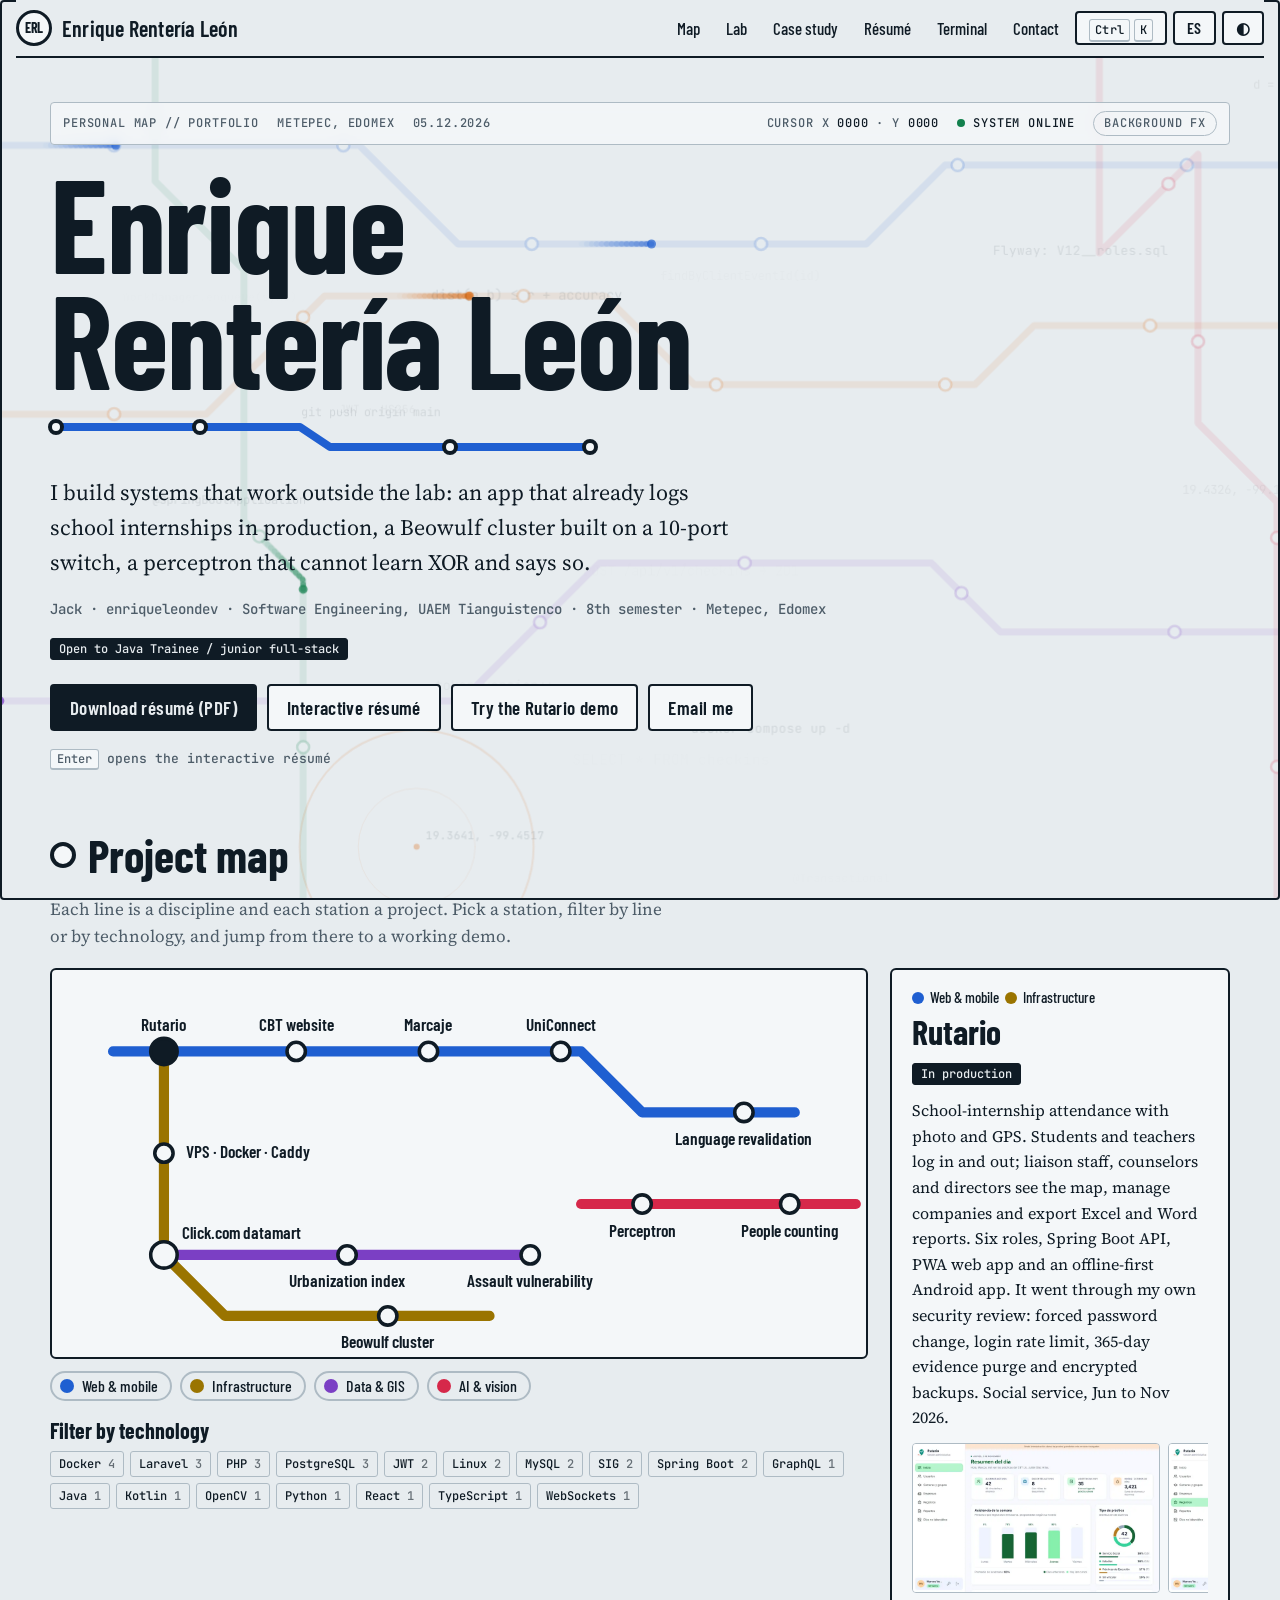
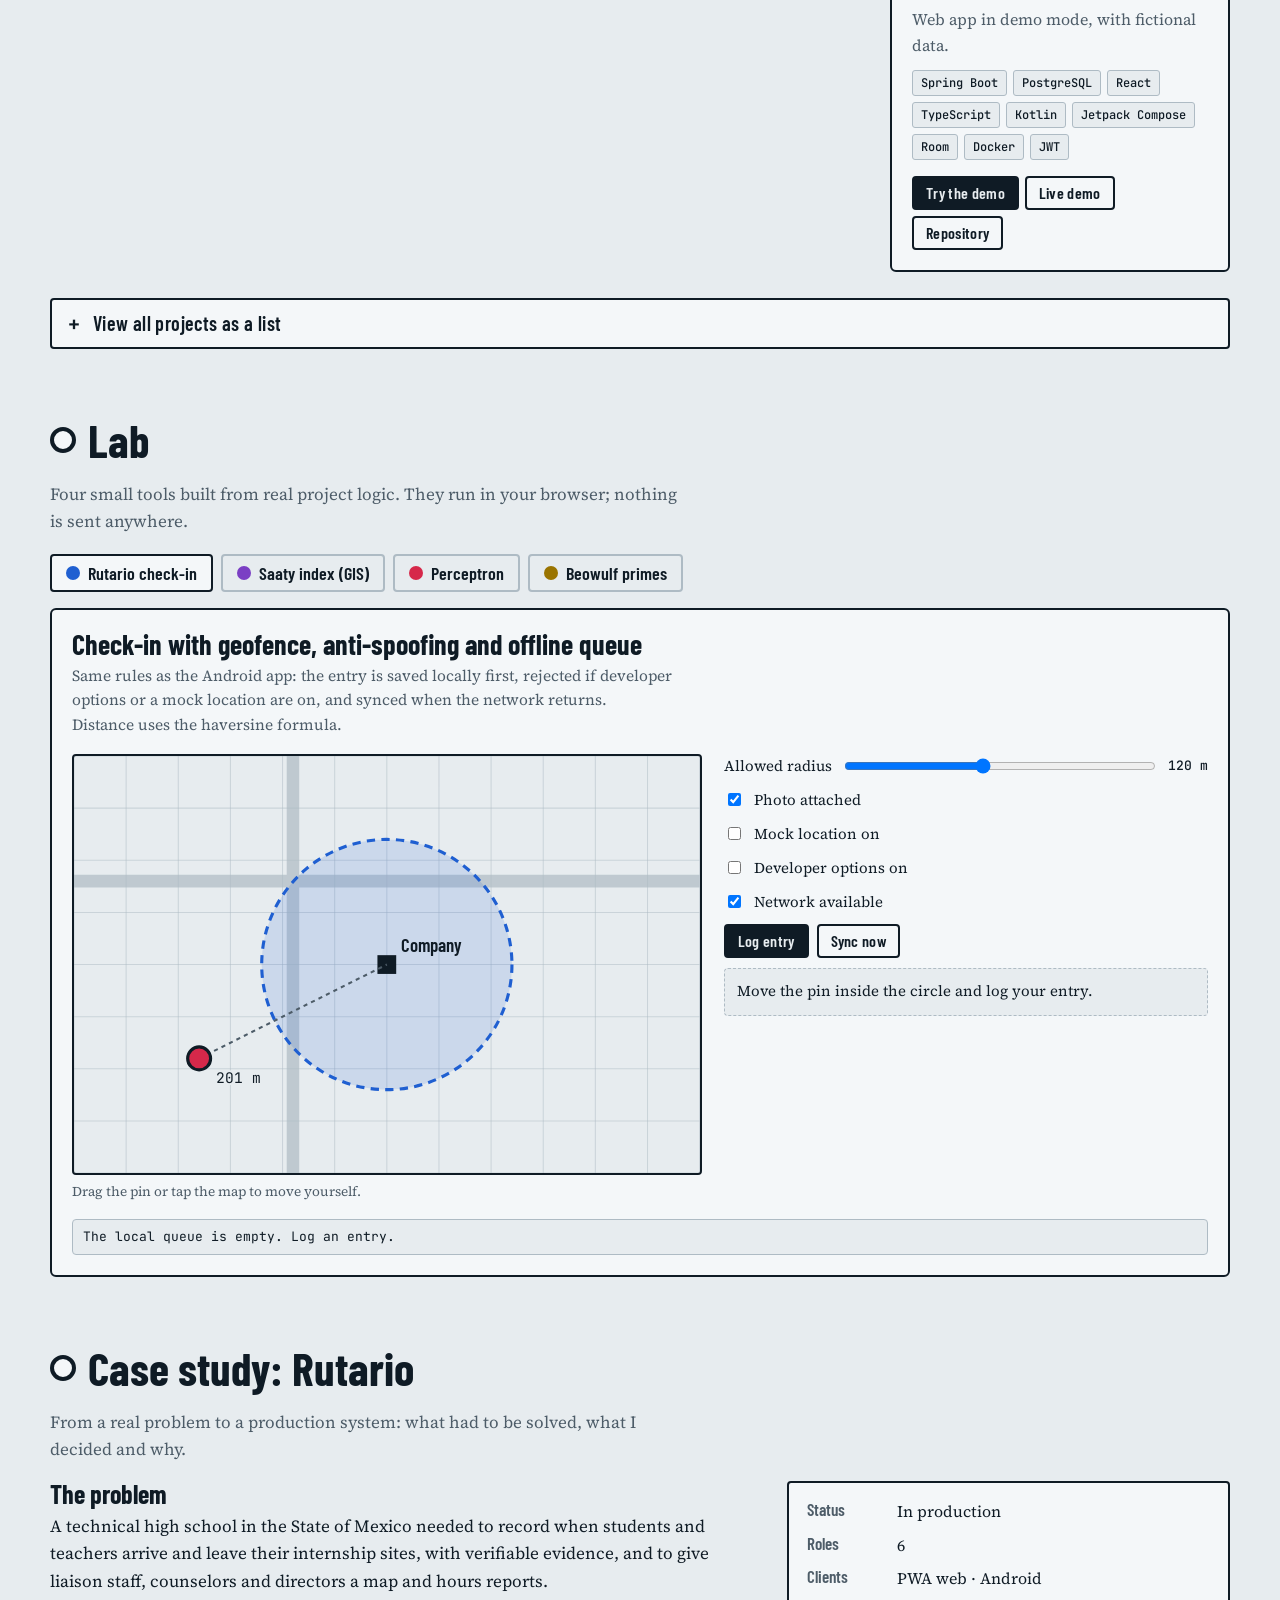
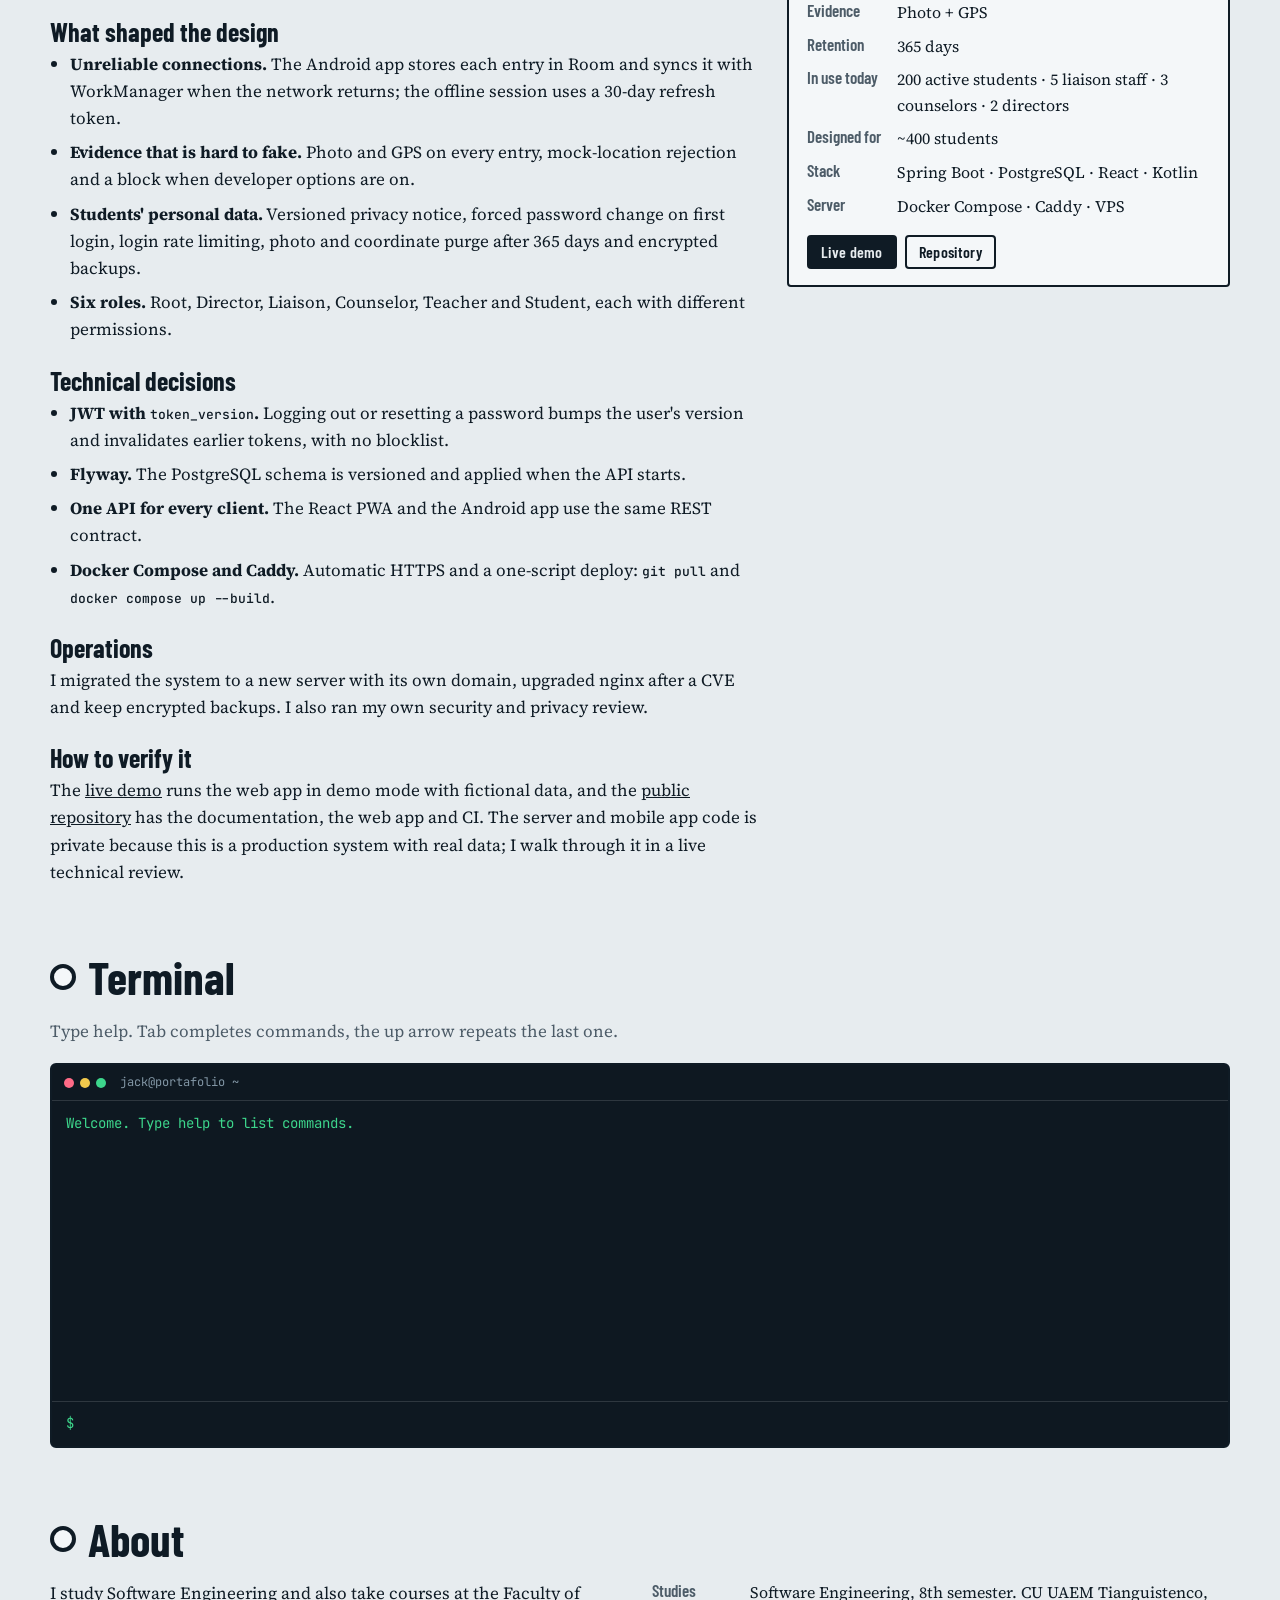
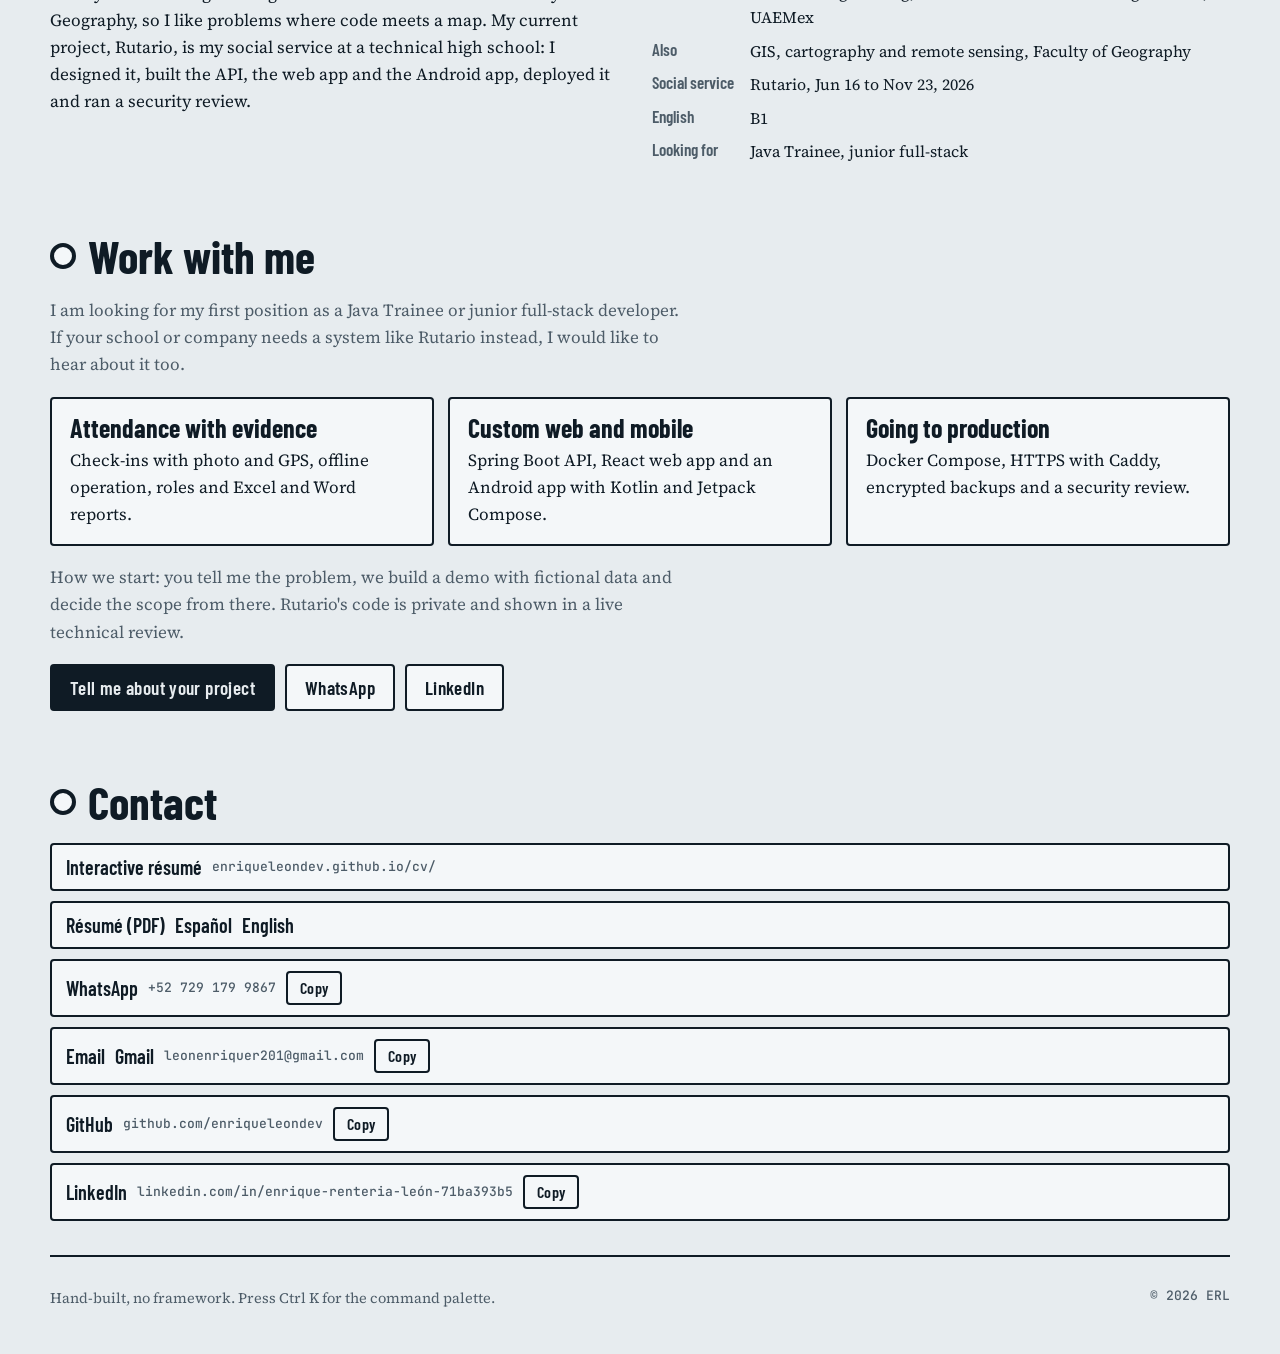
<file: index.html>
<!doctype html>
<html lang="es">
<head>
<meta charset="utf-8">
<title>Enrique Rentería León – Ingeniero de Software</title>
<meta name="viewport" content="width=device-width,initial-scale=1,viewport-fit=cover">
<meta name="description" content="Ingeniero de Software | Java · Spring Boot · React · Android | Rutario en producción · Docker · PostgreSQL | UAEM">
<meta name="author" content="Enrique Rentería León">
<link rel="canonical" href="https://enriqueleondev.github.io/">
<meta property="og:type" content="website">
<meta property="og:site_name" content="Enrique Rentería León">
<meta property="og:url" content="https://enriqueleondev.github.io/">
<meta property="og:locale" content="es_MX">
<meta property="og:locale:alternate" content="en_US">
<meta property="og:title" content="Enrique Rentería León – Ingeniero de Software">
<meta property="og:description" content="Ingeniero de Software | Java · Spring Boot · React · Android | Rutario en producción · Docker · PostgreSQL | UAEM">
<meta property="og:image" content="https://enriqueleondev.github.io/og.png?v=2">
<meta property="og:image:width" content="1200">
<meta property="og:image:height" content="630">
<meta property="og:image:alt" content="Enrique Rentería León, Ingeniero de Software: Java, Spring Boot, React y Android">
<meta name="twitter:card" content="summary_large_image">
<script type="application/ld+json">{"@context":"https://schema.org","@type":"Person","name":"Enrique Rentería León","alternateName":"Jack","jobTitle":"Ingeniero de Software","url":"https://enriqueleondev.github.io/","email":"mailto:leonenriquer201@gmail.com","image":"https://enriqueleondev.github.io/og.png","sameAs":["https://github.com/enriqueleondev","https://www.linkedin.com/in/enrique-renteria-le%C3%B3n-71ba393b5"],"knowsAbout":["Java","Spring Boot","React","TypeScript","Kotlin","Jetpack Compose","PostgreSQL","Docker"]}</script>
<link rel="icon" href="data:image/svg+xml,%3Csvg xmlns=%27http://www.w3.org/2000/svg%27 viewBox=%270 0 32 32%27%3E%3Ccircle cx=%2716%27 cy=%2716%27 r=%2711%27 fill=%27%23F4F7F9%27 stroke=%27%230F1B25%27 stroke-width=%275%27/%3E%3C/svg%3E">
<link rel="preconnect" href="https://fonts.googleapis.com">
<link rel="preconnect" href="https://fonts.gstatic.com" crossorigin>
<link href="https://fonts.googleapis.com/css2?family=Barlow+Condensed:wght@500;600;700&family=JetBrains+Mono:wght@400;500&family=Source+Serif+4:ital,opsz,wght@0,8..60,400;0,8..60,600;1,8..60,400&display=swap" rel="stylesheet">
<style>
/* Concepto: el portafolio es un plano de líneas de metro. Cada disciplina es una línea, cada proyecto una estación.
   El mapa es la navegación; el laboratorio y la terminal prueban lo que el mapa dice. */
:root{
  color-scheme:light;
  --bg:#E7ECEF; --surface:#F4F7F9; --ink:#0F1B25; --muted:#4D5C68; --rule:#AEBBC4; --focus:#1F5FD1;
  --l-web:#1F5FD1; --l-desk:#D9650A; --l-emb:#12804D; --l-data:#7B3FC4; --l-ai:#D6284A; --l-infra:#9A7400;
  --term-bg:#0E1821; --term-fg:#D8E4EC; --term-dim:#8296A5; --term-ok:#3DD68C; --term-warn:#F2C94C;
  --display:'Barlow Condensed','Arial Narrow',Arial,sans-serif;
  --serif:'Source Serif 4',Georgia,'Times New Roman',serif;
  --mono:'JetBrains Mono',ui-monospace,Menlo,Consolas,monospace;
}
@media (prefers-color-scheme: dark){
  :root:not([data-theme="light"]){
    --bg:#0B131A; --surface:#121D27; --ink:#E4ECF1; --muted:#90A2B0; --rule:#2B3B49; --focus:#7FB0FF;
    --l-web:#5B9BFF; --l-desk:#FF9A3C; --l-emb:#3DD68C; --l-data:#B48CFF; --l-ai:#FF6B87; --l-infra:#F2C94C;
    --term-bg:#060B10; --term-fg:#D8E4EC; --term-dim:#7F93A2; --term-ok:#3DD68C; --term-warn:#F2C94C;
    color-scheme:dark;
  }
}
:root[data-theme="dark"]{
  --bg:#0B131A; --surface:#121D27; --ink:#E4ECF1; --muted:#90A2B0; --rule:#2B3B49; --focus:#7FB0FF;
  --l-web:#5B9BFF; --l-desk:#FF9A3C; --l-emb:#3DD68C; --l-data:#B48CFF; --l-ai:#FF6B87; --l-infra:#F2C94C;
  --term-bg:#060B10; --term-fg:#D8E4EC; --term-dim:#7F93A2; --term-ok:#3DD68C; --term-warn:#F2C94C;
  color-scheme:dark;
}
*{box-sizing:border-box}
html{scroll-behavior:smooth}
@media (prefers-reduced-motion:reduce){html{scroll-behavior:auto}*{transition:none!important;animation:none!important}}
body{
  margin:0;background:var(--bg);color:var(--ink);font:17px/1.6 var(--serif);
  padding-left:max(16px,env(safe-area-inset-left,0px));padding-right:max(16px,env(safe-area-inset-right,0px));padding-block:0;
}
body::before{content:"";position:fixed;inset:0 0 auto;height:env(safe-area-inset-top,0px);background:var(--bg);z-index:10}
.wrap{max-width:1180px;margin:0 auto}
a{color:inherit}
:focus-visible{outline:3px solid var(--focus);outline-offset:2px}
button,input,select{font:inherit;color:inherit}
h1,h2,h3{font-family:var(--display);line-height:1;margin:0;text-wrap:balance}
p{margin:0}

/* barra superior */
.top{position:sticky;top:env(safe-area-inset-top,0px);z-index:9;background:var(--bg);border-bottom:2px solid var(--ink);
  display:flex;align-items:center;justify-content:space-between;gap:12px;padding:10px 0;flex-wrap:wrap}
.brand{display:flex;align-items:center;gap:10px;font:600 22px/1 var(--display);letter-spacing:.01em;text-decoration:none}
.roundel{width:36px;height:36px;flex:none;border-radius:50%;border:3px solid var(--ink);display:grid;place-items:center;font:700 14px/1 var(--display);letter-spacing:-.02em;background:var(--surface)}
.nav{display:flex;gap:6px;align-items:center;flex-wrap:wrap}
.nav a.lnk{font:500 17px/1 var(--display);text-decoration:none;padding:8px 10px;border-radius:4px}
.nav a.lnk:hover{background:var(--surface)}
.btn{border:2px solid var(--ink);background:var(--surface);padding:7px 12px;border-radius:4px;cursor:pointer;font:600 16px/1 var(--display);letter-spacing:.02em}
.btn:hover{background:var(--ink);color:var(--bg)}
.btn.primary{background:var(--ink);color:var(--bg)}
.btn.primary:hover{background:var(--focus);border-color:var(--focus);color:#fff}
.btn:disabled{opacity:.45;cursor:not-allowed}
kbd{font:500 12px/1 var(--mono);border:1px solid var(--rule);border-bottom-width:2px;border-radius:3px;padding:2px 5px;background:var(--surface)}

/* hero */
.hero{padding-block:44px 28px;display:grid;gap:18px}
.hero h1{font-weight:700;font-size:clamp(52px,10.5vw,132px);letter-spacing:-.01em;line-height:.88}
.hero .lede{max-width:62ch;font-size:clamp(18px,2.2vw,22px)}
.hero .meta{font:500 14px/1.5 var(--mono);color:var(--muted)}
.tags{display:flex;flex-wrap:wrap;gap:8px}

/* secciones */
section{padding-block:34px}
.sec-h{display:flex;align-items:center;gap:12px;margin-bottom:18px}
.sec-h h2{font-size:clamp(30px,4.4vw,46px);font-weight:700}
.sec-h::before{content:"";width:18px;height:18px;border-radius:50%;border:4px solid var(--ink);background:var(--surface);flex:none}
.sub{color:var(--muted);max-width:70ch;margin-bottom:18px}

/* atlas */
.atlas{display:grid;grid-template-columns:minmax(0,1fr) 340px;gap:22px;align-items:start}
.mapbox{border:2px solid var(--ink);background:var(--surface);border-radius:6px;overflow-x:auto}
#map{display:block;width:100%;min-width:760px;height:auto}
#map .ln{fill:none;stroke-width:10;stroke-linecap:round;stroke-linejoin:round;transition:opacity .2s}
#map .st{cursor:pointer;transition:opacity .2s}
#map .st circle{fill:var(--surface);stroke:var(--ink);stroke-width:3.5}
#map .st.sel circle{fill:var(--ink)}
#map .st text{font:600 17px var(--display);fill:var(--ink);paint-order:stroke;stroke:var(--surface);stroke-width:5px;stroke-linejoin:round}
#map .st:hover circle{stroke-width:5}
#map .dim{opacity:.2}
.legend{display:flex;flex-wrap:wrap;gap:8px;margin-top:12px}
.lg{display:inline-flex;align-items:center;gap:8px;border:2px solid var(--rule);background:transparent;border-radius:999px;padding:5px 12px 5px 8px;cursor:pointer;font:500 16px/1 var(--display)}
.lg i{width:14px;height:14px;border-radius:50%;display:inline-block}
.lg[aria-pressed="true"]{border-color:var(--ink);background:var(--surface)}
.panel{border:2px solid var(--ink);background:var(--surface);border-radius:6px;padding:20px;position:sticky;top:calc(env(safe-area-inset-top,0px) + 70px);min-width:0}
.panel h3{font-size:34px;font-weight:700;margin-bottom:10px}
.panel p{font-size:16px;margin:12px 0}
.badge{display:inline-block;font:500 12px/1 var(--mono);padding:4px 8px;border:1px solid var(--ink);border-radius:3px}
.badge.prod{background:var(--ink);color:var(--bg)}
.row{display:flex;flex-wrap:wrap;gap:6px;align-items:center}
.chip{font:500 12px/1 var(--mono);border:1px solid var(--rule);background:var(--bg);color:var(--ink);padding:6px 8px;border-radius:3px;cursor:pointer}
.chip:hover{border-color:var(--ink)}
.chip[aria-pressed="true"]{background:var(--ink);color:var(--bg);border-color:var(--ink)}
.linechip{display:inline-flex;gap:6px;align-items:center;font:500 15px/1 var(--display)}
.linechip i{width:12px;height:12px;border-radius:50%}
.shots{display:flex;gap:8px;overflow-x:auto;margin:12px 0;padding-bottom:6px}
.shots img{height:150px;width:auto;flex:none;border:1px solid var(--rule);border-radius:4px;background:var(--bg)}
.skills{margin-top:18px}
.skills h3{font-size:22px;margin-bottom:10px}

/* laboratorio */
.tabs{display:flex;gap:8px;flex-wrap:wrap;margin-bottom:16px}
.tab{display:inline-flex;gap:8px;align-items:center;border:2px solid var(--rule);background:transparent;padding:8px 14px;border-radius:4px;cursor:pointer;font:600 18px/1 var(--display)}
.tab i{width:14px;height:14px;border-radius:50%}
.tab[aria-selected="true"]{border-color:var(--ink);background:var(--surface)}
.lab{border:2px solid var(--ink);background:var(--surface);border-radius:6px;padding:20px}
.lab-grid{display:grid;grid-template-columns:minmax(0,1.3fr) minmax(0,1fr);gap:22px}
.lab h3{font-size:28px;margin-bottom:6px}
.lab .what{color:var(--muted);font-size:15.5px;margin-bottom:16px;max-width:75ch}
.ctl{display:grid;gap:10px;align-content:start;min-width:0}
.ctl label{display:flex;gap:10px;align-items:center;justify-content:space-between;font-size:15px}
.ctl label.chk{justify-content:flex-start}
.ctl input[type=range]{flex:1;min-width:80px}
.ctl select,.ctl input[type=number]{border:2px solid var(--ink);background:var(--bg);border-radius:4px;padding:5px 8px;min-width:0}
.ctl input[type=number]{width:76px}
.btns{display:flex;flex-wrap:wrap;gap:8px}
output,.mono{font:500 13px var(--mono)}
.msg{font-size:15px;min-height:3.2em;padding:10px 12px;border:1px dashed var(--rule);border-radius:4px;background:var(--bg)}
.msg.ok{border-color:var(--l-emb)}
.msg.bad{border-color:var(--l-ai)}
#plano{width:100%;height:auto;border:2px solid var(--ink);border-radius:4px;touch-action:none;cursor:crosshair;background:var(--bg);display:block}
.hint{font-size:13.5px;color:var(--muted);margin-top:6px}
.queue{list-style:none;margin:16px 0 0;padding:0;display:grid;gap:6px}
.queue li{display:flex;gap:10px;flex-wrap:wrap;align-items:baseline;border:1px solid var(--rule);border-radius:4px;padding:8px 10px;background:var(--bg);font:400 13px/1.4 var(--mono)}
.st-pill{font-weight:500;padding:2px 6px;border-radius:3px;border:1px solid currentColor}
.st-pending{color:var(--l-infra)} .st-synced{color:var(--l-emb)} .st-rejected{color:var(--l-ai)}
.tblwrap{overflow-x:auto;border:1px solid var(--rule);border-radius:4px;background:var(--bg)}
table{border-collapse:collapse;width:100%;font:400 13px var(--mono)}
th,td{padding:6px 10px;text-align:right;border-bottom:1px solid var(--rule);white-space:nowrap}
th{font-weight:500;color:var(--muted)}
.bar{display:grid;grid-template-columns:96px 1fr 70px;gap:10px;align-items:center;font:400 13px var(--mono);margin:5px 0}
.bar b{display:block;height:14px;border-radius:2px;background:var(--l-data);min-width:2px}
.bar .tr{background:var(--bg);border:1px solid var(--rule);border-radius:2px;height:16px;overflow:hidden}
.pairs{display:grid;grid-template-columns:repeat(auto-fit,minmax(210px,1fr));gap:8px;margin:10px 0}
.pairs label{flex-direction:column;align-items:stretch;gap:4px}
canvas{max-width:100%;border:2px solid var(--ink);border-radius:4px;background:var(--bg);display:block}
.crit{display:grid;grid-template-columns:repeat(auto-fit,minmax(130px,1fr));gap:8px}
.crit input{border:2px solid var(--ink);background:var(--bg);border-radius:4px;padding:5px 8px;width:100%;min-width:0}

/* terminal */
.term{background:var(--term-bg);color:var(--term-fg);border-radius:6px;border:2px solid var(--ink);font:400 14px/1.55 var(--mono);overflow:hidden}
.term-bar{display:flex;gap:6px;padding:8px 12px;border-bottom:1px solid #ffffff22;color:var(--term-dim);font-size:12px;align-items:center}
.term-bar i{width:10px;height:10px;border-radius:50%;display:inline-block}
#out{height:300px;overflow:auto;padding:12px 14px;white-space:pre-wrap;overflow-wrap:anywhere}
#out .c{color:var(--term-ok)} #out .d{color:var(--term-dim)} #out .w{color:var(--term-warn)}
.prompt{display:flex;gap:8px;padding:10px 14px;border-top:1px solid #ffffff22;align-items:center}
.prompt span{color:var(--term-ok)}
#cmd{flex:1;background:transparent;border:0;color:var(--term-fg);font:inherit;outline:none;min-width:0}

/* sobre mí / contacto */
.cols{display:grid;grid-template-columns:repeat(auto-fit,minmax(280px,1fr));gap:24px}
dl{margin:0;display:grid;grid-template-columns:auto 1fr;gap:8px 16px;font-size:16px}
dt{font:600 17px var(--display);color:var(--muted)}
dd{margin:0}
.links{display:grid;gap:10px}
.linkrow{display:flex;gap:10px;align-items:center;flex-wrap:wrap;border:2px solid var(--ink);border-radius:4px;padding:10px 14px;background:var(--surface)}
.linkrow a{font:600 20px var(--display);text-decoration:none}
.linkrow .mono{color:var(--muted);overflow-wrap:anywhere;min-width:0}
footer{padding-block:30px 44px;border-top:2px solid var(--ink);color:var(--muted);font-size:14.5px;display:flex;justify-content:space-between;gap:12px;flex-wrap:wrap}

/* paleta */
#pal{position:fixed;inset:0;background:#0009;z-index:50;display:grid;place-items:start center;padding:12vh 16px 16px}
#pal[hidden]{display:none}
.pal-box{width:min(620px,100%);background:var(--surface);border:2px solid var(--ink);border-radius:6px;overflow:hidden}
#pq{width:100%;border:0;border-bottom:2px solid var(--ink);padding:14px 16px;background:var(--surface);font:500 18px var(--serif);outline:none}
#pl{list-style:none;margin:0;padding:6px;max-height:50vh;overflow:auto}
#pl li{padding:9px 12px;border-radius:4px;cursor:pointer;display:flex;justify-content:space-between;gap:10px;font-size:16px}
#pl li small{font:400 12px var(--mono);color:var(--muted)}
#pl li[aria-selected="true"]{background:var(--ink);color:var(--bg)}
#pl li[aria-selected="true"] small{color:var(--bg)}

@media (max-width:980px){
  .atlas{grid-template-columns:minmax(0,1fr)}
  .panel{position:static}
  .lab-grid{grid-template-columns:minmax(0,1fr)}
}
@media (max-width:520px){
  .nav a.lnk{display:none}
  .bar{grid-template-columns:70px 1fr 56px}
}
[hidden]{display:none!important}
img{max-width:100%}

/* acciones del inicio */
.cta{display:flex;flex-wrap:wrap;gap:10px;margin-top:6px}
.cta .btn{display:inline-block;text-decoration:none;padding:12px 18px;font-size:19px}
/* lista de proyectos: versión de texto, también para lectores sin JavaScript */
.plist{margin-top:26px;border:2px solid var(--ink);border-radius:4px;background:var(--surface)}
.plist>summary{cursor:pointer;padding:12px 16px;font:600 20px/1.1 var(--display);letter-spacing:.02em;list-style:none}
.plist>summary::-webkit-details-marker{display:none}
.plist>summary::before{content:"+ ";font-family:var(--mono)}
.plist[open]>summary::before{content:"– "}
.pgrid{display:grid;grid-template-columns:repeat(auto-fit,minmax(300px,1fr));border-top:2px solid var(--ink)}
.pitem{padding:16px 18px;border-bottom:1px solid var(--rule);display:grid;gap:6px;align-content:start}
.pitem h3{font-size:26px}
.pitem p{font-size:15.5px}
.pitem .pst{font:500 12px/1 var(--mono);color:var(--muted)}
.pitem .pk{font:400 13px/1.5 var(--mono);color:var(--muted)}
.pitem .plk a{font:600 16px var(--display)}
/* caso de estudio y empresas */
.case{display:grid;grid-template-columns:minmax(0,1.6fr) minmax(260px,1fr);gap:28px;align-items:start}
@media (max-width:820px){.case{grid-template-columns:1fr}}
.case h3{font-size:26px;margin:24px 0 6px}
.case h3:first-child{margin-top:0}
.case ul{margin:6px 0 0;padding-left:20px}
.case li{margin:0 0 7px}
.facts{border:2px solid var(--ink);border-radius:4px;background:var(--surface);padding:16px 18px}
.facts .btns{display:flex;flex-wrap:wrap;gap:8px;margin-top:16px}
.facts .btns a{text-decoration:none}
.svc{display:grid;grid-template-columns:repeat(auto-fit,minmax(260px,1fr));gap:14px;margin:6px 0 18px}
.svc>div{border:2px solid var(--ink);border-radius:4px;background:var(--surface);padding:16px 18px}
.svc h3{font-size:26px;margin-bottom:6px}
.linkrow .lbl{font:600 20px var(--display)}
</style>
<link rel="stylesheet" href="fx.css">

</head>
<body>
<header class="top">
  <a class="brand" href="#top" aria-label="Inicio"><span class="roundel">ERL</span><span>Enrique Rentería León</span></a>
  <nav class="nav" aria-label="Principal">
    <a class="lnk" href="#mapa" data-en="Map">Mapa</a>
    <a class="lnk" href="#lab" data-en="Lab">Laboratorio</a>
    <a class="lnk" href="#caso" data-en="Case study">Caso de estudio</a>
    <a class="lnk" href="cv/" data-en="Résumé">CV</a>
    <a class="lnk" href="#terminal">Terminal</a>
    <a class="lnk" href="#contacto" data-en="Contact">Contacto</a>
    <button class="btn" id="btnPal" aria-label="Paleta de comandos"><kbd>Ctrl</kbd> <kbd>K</kbd></button>
    <button class="btn" id="btnLang" aria-label="Idioma">EN</button>
    <button class="btn" id="btnTheme" aria-label="Tema" data-en-label="Theme" data-es-label="Tema">◐</button>
  </nav>
</header>

<main class="wrap" id="top">
  <div class="hero">
    <div class="hud" role="group" aria-label="Estado del sistema">
      <span data-en="Personal map // Portfolio">Plano personal // Portafolio</span>
      <span class="loc">Metepec, Edomex</span>
      <span data-hud-date></span>
      <span class="sp"></span>
      <span class="xy">Cursor X <b data-hud-x>0000</b> · Y <b data-hud-y>0000</b></span>
      <span class="on" data-en="System online">Sistema en línea</span>
      <button type="button" data-hud-bg aria-pressed="true" title="Fondo animado" data-en="Background FX">Fondo</button>
    </div>
    <h1>Enrique<br>Rentería León</h1>
    <svg class="drawline" viewBox="0 0 560 44" aria-hidden="true"><path d="M6 14 H250 L280 34 H540"/><circle cx="6" cy="14" r="6"/><circle cx="150" cy="14" r="6"/><circle cx="400" cy="34" r="6"/><circle cx="540" cy="34" r="6"/></svg>
    <p class="lede" data-en="I build systems that work outside the lab: an app that already logs school internships in production, a Beowulf cluster built on a 10-port switch, a perceptron that cannot learn XOR and says so.">Construyo sistemas que funcionan fuera del laboratorio: una app que ya registra prácticas escolares en producción, un cluster Beowulf armado con un switch de 10 puertos y un perceptrón que no aprende XOR y lo demuestra.</p>
    <p class="meta" data-en="Jack · enriqueleondev · Software Engineering, UAEM Tianguistenco · 8th semester · Metepec, Edomex">Jack · enriqueleondev · Ingeniería en Software, UAEM Tianguistenco · 8.º semestre · Metepec, Edomex</p>
    <div class="tags"><span class="badge prod" data-en="Open to Java Trainee / junior full-stack">Disponible: Java Trainee / full-stack junior</span></div>
    <div class="cta">
      <a class="btn primary" id="cvLink" href="cv/Enrique-Renteria-Leon-CV-ES.pdf" download data-cv-es="cv/Enrique-Renteria-Leon-CV-ES.pdf" data-cv-en="cv/Enrique-Renteria-Leon-CV-EN.pdf" data-en="Download résumé (PDF)">Descargar CV (PDF)</a>
      <a class="btn" href="cv/" data-en="Interactive résumé">CV interactivo</a>
      <a class="btn" href="https://enriqueleondev.github.io/rutario/" target="_blank" rel="noopener" data-en="Try the Rutario demo">Probar la demo de Rutario</a>
      <a class="btn" href="#contacto" data-en="Email me">Escríbeme</a>
    </div>
    <a class="enter" href="cv/"><kbd>Enter</kbd><span data-en="opens the interactive résumé">abre el CV interactivo</span></a>
  </div>

  <section id="mapa" aria-labelledby="h-mapa">
    <div class="sec-h"><h2 id="h-mapa" data-en="Project map">Mapa de proyectos</h2></div>
    <p class="sub" data-en="Each line is a discipline and each station a project. Pick a station, filter by line or by technology, and jump from there to a working demo.">Cada línea es una disciplina y cada estación un proyecto. Elige una estación, filtra por línea o por tecnología y salta de ahí a una demo que funciona.</p>
    <div class="atlas">
      <div>
        <div class="mapbox"><svg id="map" viewBox="0 0 800 380" role="group" aria-label="Mapa de líneas y estaciones"></svg></div>
        <div class="legend" id="legend"></div>
        <div class="skills"><h3 data-en="Filter by technology">Filtra por tecnología</h3><div class="row" id="skills"></div></div>
      </div>
      <aside class="panel" id="panel" aria-live="polite"></aside>
    </div>
    <details class="plist" id="lista">
      <summary data-en="View all projects as a list">Ver todos los proyectos como lista</summary>
      <div class="pgrid">
      <article class="pitem" id="p-rutario">
        <h3 data-en="Rutario">Rutario</h3>
        <p class="pst" data-en="In production">En producción</p>
        <p data-en="School-internship attendance with photo and GPS. Students and teachers log in and out; liaison staff, counselors and directors see the map, manage companies and export Excel and Word reports. Six roles, Spring Boot API, PWA web app and an offline-first Android app. It went through my own security review: forced password change, login rate limit, 365-day evidence purge and encrypted backups. Social service, Jun to Nov 2026.">Control de prácticas escolares con foto y GPS. Alumnos y docentes registran entrada y salida; vinculadores, orientadores y directivos ven el mapa, administran empresas y sacan reportes en Excel y Word. Seis roles, API Spring Boot, webapp PWA y app Android offline-first. Tuvo una revisión de seguridad propia: cambio obligatorio de contraseña, límite de intentos, purga de evidencia a 365 días y respaldos cifrados. Servicio social, jun a nov 2026.</p>
        <p class="pk">Spring Boot · PostgreSQL · React · TypeScript · Kotlin · Jetpack Compose · Room · Docker · JWT</p>
        <p class="plk"><a href="https://enriqueleondev.github.io/rutario/" target="_blank" rel="noopener" data-en="Live demo">Demo en vivo</a> · <a href="https://github.com/enriqueleondev/rutario" target="_blank" rel="noopener" data-en="Repository">Repositorio</a></p>
      </article>
      <article class="pitem" id="p-cbt">
        <h3 data-en="CBT website">Sitio web CBT</h3>
        <p class="pst" data-en="In production">En producción</p>
        <p data-en="Institutional website for the school, Laravel 12 with a Filament 4 admin panel, deployed with Docker on a VPS. Includes a complaints and suggestions box, legal notices and accessibility fixes.">Sitio institucional del plantel con Laravel 12 y panel Filament 4, desplegado con Docker en VPS propio. Incluye buzón de quejas y sugerencias, avisos legales y mejoras de accesibilidad.</p>
        <p class="pk">Laravel · Filament · PHP · Docker</p>
      </article>
      <article class="pitem" id="p-uniconnect">
        <h3 data-en="UniConnect">UniConnect</h3>
        <p class="pst" data-en="Course project">Proyecto académico</p>
        <p data-en="LinkedIn-style social platform in Java and Spring: JWT auth, real-time messages over WebSockets, images on Cloudinary and email through SendGrid.">Red social estilo LinkedIn con Java y Spring: autenticación JWT, mensajes en tiempo real por WebSockets, imágenes en Cloudinary y correos con SendGrid.</p>
        <p class="pk">Java · Spring Boot · JWT · WebSockets · Cloudinary</p>
      </article>
      <article class="pitem" id="p-reval">
        <h3 data-en="Language revalidation">Revalidación de lenguas</h3>
        <p class="pst" data-en="In development">En desarrollo</p>
        <p data-en="System to digitize language revalidation at the university: Laravel 12, Livewire, roles, role-based inboxes, official-letter folios and PDF rulings. Integrates with institutional login and student-lookup services. In development.">Sistema para digitalizar la revalidación de lenguas en la universidad: Laravel 12, Livewire, roles, bandejas por rol, folios de oficios y dictámenes en PDF. Se integra con servicios institucionales de login y consulta de alumnos. En desarrollo.</p>
        <p class="pk">Laravel · Livewire · MySQL · GraphQL · PHP</p>
      </article>
      <article class="pitem" id="p-marcaje">
        <h3 data-en="Marcaje">Marcaje</h3>
        <p class="pst" data-en="In development">En desarrollo</p>
        <p data-en="Attendance system for schools with QR and NFC credentials. Students check in at a PWA kiosk that works offline, and teachers take attendance on a seating grid that shows when each student arrived. Printable credentials, manual check-in with a reason, attendance reports and a role-based panel. It went through my own security review: CSP with nonces, login lockout and an audit log. In development; the demo uses fictional data.">Sistema de pase de lista para escuelas con credenciales QR y NFC. Los alumnos registran su entrada en un kiosco PWA que funciona sin conexión y el docente pasa lista en una retícula de lugares que muestra la hora de llegada de cada alumno. Credenciales imprimibles, entrada manual con motivo, reportes de asistencia y panel por roles. Pasó una revisión de seguridad propia: CSP con nonce, bloqueo de login y bitácora. En desarrollo; la demo usa datos ficticios.</p>
        <p class="pk">Laravel · Livewire · MySQL · PHP · PWA · IndexedDB</p>
        <p class="plk"><a href="https://enriqueleondev.github.io/marcaje-demo/" target="_blank" rel="noopener" data-en="Live demo">Demo en vivo</a> · <a href="https://github.com/enriqueleondev/marcaje-app" target="_blank" rel="noopener" data-en="Code">Código</a> · <a href="https://github.com/enriqueleondev/marcaje-demo" target="_blank" rel="noopener" data-en="Demo source">Código de la demo</a></p>
      </article>
      <article class="pitem" id="p-vps">
        <h3 data-en="VPS · Docker · Caddy">VPS · Docker · Caddy</h3>
        <p class="pst" data-en="In production">En producción</p>
        <p data-en="Rutario and the school website deployed on a VPS with Docker Compose and automatic HTTPS through Caddy. I migrated between servers with a new domain, backups and an nginx upgrade after a CVE.">Despliegue de Rutario y del sitio del plantel en un VPS con Docker Compose y HTTPS automático con Caddy. Migré de un servidor a otro con dominio nuevo, respaldos y actualización de nginx por un CVE.</p>
        <p class="pk">Docker · Linux · Caddy · PostgreSQL</p>
      </article>
      <article class="pitem" id="p-click">
        <h3 data-en="Click.com datamart">Click.com datamart</h3>
        <p class="pst" data-en="Course project">Proyecto académico</p>
        <p data-en="Kimball star-schema datamart for a fictional e-commerce company. PostgreSQL and Apache Hop Web on Docker over Fedora, with DDL, metadata and ETL pipeline documentation.">Datamart en esquema estrella (Kimball) para un e-commerce ficticio. PostgreSQL y Apache Hop Web en Docker sobre Fedora; incluye DDL, metadatos y documentación de pipelines ETL.</p>
        <p class="pk">PostgreSQL · Docker · Apache Hop · Kimball</p>
      </article>
      <article class="pitem" id="p-saaty">
        <h3 data-en="Urbanization index">Índice de urbanización</h3>
        <p class="pst" data-en="Course project">Proyecto académico</p>
        <p data-en="Urbanization index with the Saaty method for Metepec, San Mateo Atenco, Chapultepec and Mexicaltzingo. Pairwise-comparison weights and a weighted overlay in GIS.">Índice de urbanización por método de Saaty para Metepec, San Mateo Atenco, Chapultepec y Mexicaltzingo. Pesos por comparación de pares y superposición ponderada en SIG.</p>
        <p class="pk">SIG · AHP · Cartografía</p>
      </article>
      <article class="pitem" id="p-iva">
        <h3 data-en="Assault vulnerability">Vulnerabilidad ante asaltos</h3>
        <p class="pst" data-en="Course project">Proyecto académico</p>
        <p data-en="Assault-vulnerability index by locality in Toluca for a risk geography course. Same foundations: weighted criteria, consistency ratio and a final map.">Índice de vulnerabilidad ante asaltos por localidad en Toluca para Geografía del Riesgo. Mismos fundamentos: criterios ponderados, razón de consistencia y mapa final.</p>
        <p class="pk">SIG · AHP · Cartografía</p>
      </article>
      <article class="pitem" id="p-beowulf">
        <h3 data-en="Beowulf cluster">Cluster Beowulf</h3>
        <p class="pst" data-en="Course project">Proyecto académico</p>
        <p data-en="Team-built Beowulf cluster on Ubuntu with a 10-port switch: passwordless SSH, /etc/hosts, shared NFS and a primes program launched with mpirun. I documented the manual step by step with screenshots.">Cluster Beowulf en equipo sobre Ubuntu con un switch de 10 puertos: SSH sin contraseña, /etc/hosts, NFS compartido y un programa de primos lanzado con mpirun. Documenté el manual paso a paso con capturas.</p>
        <p class="pk">Linux · OpenMPI · NFS · SSH</p>
      </article>
      <article class="pitem" id="p-perceptron">
        <h3 data-en="Perceptron">Perceptrón</h3>
        <p class="pst" data-en="Course project">Proyecto académico</p>
        <p data-en="Simple perceptron for AND, OR and XOR with different learning rates, epoch by epoch. XOR does not converge because it is not linearly separable.">Perceptrón simple para AND, OR y XOR con distintas tasas de aprendizaje, época por época. XOR no converge porque no es linealmente separable.</p>
        <p class="pk">IA</p>
      </article>
      <article class="pitem" id="p-people">
        <h3 data-en="People counting">Conteo de personas</h3>
        <p class="pst" data-en="Course project">Proyecto académico</p>
        <p data-en="People-counting system for an image processing course with Python, OpenCV, YOLOv8 and MobileNet SSD, and a Flask interface. Lab work on color, histograms, transforms and segmentation runs on the webcam.">Sistema de conteo de personas para procesamiento de imágenes con Python, OpenCV, YOLOv8 y MobileNet SSD, con interfaz en Flask. Los laboratorios de color, histogramas, transformaciones y segmentación usan la webcam.</p>
        <p class="pk">Python · OpenCV · YOLO · Flask</p>
      </article>
      </div>
    </details>
  </section>

  <section id="lab" aria-labelledby="h-lab">
    <div class="sec-h"><h2 id="h-lab" data-en="Lab">Laboratorio</h2></div>
    <p class="sub" data-en="Four small tools built from real project logic. They run in your browser; nothing is sent anywhere.">Cuatro herramientas pequeñas hechas con la lógica real de mis proyectos. Corren en tu navegador y no envían nada a ningún lado.</p>
    <div class="tabs" role="tablist" id="tabs">
      <button class="tab" role="tab" data-lab="checkin" aria-selected="true"><i style="background:var(--l-web)"></i><span data-en="Rutario check-in">Registro Rutario</span></button>
      <button class="tab" role="tab" data-lab="ahp" aria-selected="false"><i style="background:var(--l-data)"></i><span data-en="Saaty index (GIS)">Índice Saaty (SIG)</span></button>
      <button class="tab" role="tab" data-lab="perceptron" aria-selected="false"><i style="background:var(--l-ai)"></i><span data-en="Perceptron">Perceptrón</span></button>
      <button class="tab" role="tab" data-lab="cluster" aria-selected="false"><i style="background:var(--l-infra)"></i><span data-en="Beowulf primes">Primos en Beowulf</span></button>
    </div>

    <!-- 1. Registro Rutario -->
    <div class="lab" id="lab-checkin" role="tabpanel">
      <h3 data-en="Check-in with geofence, anti-spoofing and offline queue">Registro con geocerca, anti-falsificación y cola offline</h3>
      <p class="what" data-en="Same rules as the Android app: the entry is saved locally first, rejected if developer options or a mock location are on, and synced when the network returns. Distance uses the haversine formula.">Mismas reglas que la app Android: el registro se guarda primero en local, se rechaza si hay opciones de desarrollador o ubicación simulada, y se sincroniza cuando vuelve la red. La distancia usa la fórmula de haversine.</p>
      <div class="lab-grid">
        <div>
          <svg id="plano" viewBox="0 0 600 400" aria-label="Plano con la geocerca de la empresa"></svg>
          <p class="hint" data-en="Drag the pin or tap the map to move yourself.">Arrastra el pin o toca el mapa para moverte.</p>
        </div>
        <div class="ctl">
          <label><span data-en="Allowed radius">Radio permitido</span> <input type="range" id="radius" min="40" max="220" value="120" aria-label="Radio"> <output id="rOut">120 m</output></label>
          <label class="chk"><input type="checkbox" id="optPhoto" checked> <span data-en="Photo attached">Foto adjunta</span></label>
          <label class="chk"><input type="checkbox" id="optMock"> <span data-en="Mock location on">Ubicación simulada activa</span></label>
          <label class="chk"><input type="checkbox" id="optDev"> <span data-en="Developer options on">Opciones de desarrollador activas</span></label>
          <label class="chk"><input type="checkbox" id="optNet" checked> <span data-en="Network available">Hay red</span></label>
          <div class="btns"><button class="btn primary" id="btnReg">Registrar entrada</button><button class="btn" id="btnSync" data-en="Sync now">Sincronizar</button></div>
          <p class="msg" id="regMsg" aria-live="polite"></p>
        </div>
      </div>
      <ol class="queue" id="queue" aria-label="Cola local"></ol>
    </div>

    <!-- 2. AHP -->
    <div class="lab" id="lab-ahp" role="tabpanel" hidden>
      <h3 data-en="Saaty method (AHP) for a spatial index">Método de Saaty (AHP) para un índice espacial</h3>
      <p class="what" data-en="The method behind my urbanization index and the assault-vulnerability index. Compare criteria in pairs, get the weights and the consistency ratio, then see the weighted overlay. Criteria and values here are an example.">El método detrás de mi índice de urbanización y del índice de vulnerabilidad ante asaltos. Compara criterios por pares, obtén los pesos y la razón de consistencia, y mira la superposición ponderada. Criterios y valores son de ejemplo.</p>
      <div class="crit" id="crit"></div>
      <div class="pairs" id="pairs"></div>
      <div class="btns" style="margin-bottom:14px"><button class="btn" id="ahpOk" data-en="Consistent example">Ejemplo coherente</button><button class="btn" id="ahpBad" data-en="Inconsistent example">Ejemplo incoherente</button><button class="btn" id="ahpReset" data-en="All equal">Todo igual</button></div>
      <div class="lab-grid">
        <div><div id="ahpBars"></div><p class="msg" id="ahpMsg" aria-live="polite"></p></div>
        <div><canvas id="ahpMap" width="240" height="240" aria-label="Superposición ponderada"></canvas><p class="hint" data-en="Weighted overlay on a synthetic 24×24 grid. Darker is a higher index.">Superposición ponderada sobre una malla sintética de 24×24. Más oscuro es mayor índice.</p></div>
      </div>
    </div>

    <!-- 3. Perceptrón -->
    <div class="lab" id="lab-perceptron" role="tabpanel" hidden>
      <h3 data-en="Simple perceptron: AND, OR and XOR">Perceptrón simple: AND, OR y XOR</h3>
      <p class="what" data-en="The class activity, interactive. AND and OR converge; XOR is not linearly separable, so the error never reaches zero.">La actividad de clase, interactiva. AND y OR convergen; XOR no es linealmente separable, así que el error nunca llega a cero.</p>
      <div class="lab-grid">
        <div class="ctl">
          <label><span data-en="Gate">Compuerta</span> <select id="pGate"><option>AND</option><option>OR</option><option>XOR</option></select></label>
          <label><span data-en="Learning rate">Tasa de aprendizaje</span> <select id="pLr"><option>0.5</option><option>0.25</option><option>0.6</option></select></label>
          <label><span>w1</span> <input type="number" id="pw1" value="0.3" step="0.1"></label>
          <label><span>w2</span> <input type="number" id="pw2" value="-0.2" step="0.1"></label>
          <label><span data-en="bias">sesgo</span> <input type="number" id="pb" value="0.1" step="0.1"></label>
          <div class="btns"><button class="btn primary" id="pStep" data-en="Next epoch">Siguiente época</button><button class="btn" id="pRun" data-en="Run to converge">Correr hasta converger</button><button class="btn" id="pReset" data-en="Reset">Reiniciar</button></div>
          <p class="msg" id="pMsg" aria-live="polite"></p>
        </div>
        <div><canvas id="pCv" width="260" height="260" aria-label="Frontera de decisión"></canvas><p class="hint" data-en="Decision boundary. Filled dots are target 1.">Frontera de decisión. Los puntos rellenos son objetivo 1.</p></div>
      </div>
      <div class="tblwrap" style="margin-top:14px"><table id="pTbl"></table></div>
      <div id="pHist" class="mono" style="margin-top:10px"></div>
    </div>

    <!-- 4. Cluster -->
    <div class="lab" id="lab-cluster" role="tabpanel" hidden>
      <h3 data-en="Counting primes like mpirun does">Contar primos como lo hace mpirun</h3>
      <p class="what" data-en="In my cluster, a primes program splits a range across nodes. Here each node is simulated one after another and timed in your browser, so the imbalance is real: high ranges cost more, and cyclic distribution usually evens the load. Times are a few milliseconds, so expect some noise.">En mi cluster, un programa de primos reparte un rango entre nodos. Aquí cada nodo se simula uno tras otro y se mide en tu navegador, así que el desbalance es real: los rangos altos cuestan más y la distribución cíclica suele equilibrar la carga. Son pocos milisegundos, así que hay algo de ruido.</p>
      <div class="lab-grid">
        <div class="ctl">
          <label><span>N</span> <select id="cN"><option value="100000">100 000</option><option value="500000">500 000</option><option value="1000000" selected>1 000 000</option><option value="2000000">2 000 000</option></select></label>
          <label><span data-en="Nodes (-np)">Nodos (-np)</span> <select id="cK"><option>1</option><option>2</option><option selected>4</option><option>8</option></select></label>
          <label><span data-en="Distribution">Distribución</span> <select id="cD"><option value="block">Bloques</option><option value="cyclic">Cíclica</option></select></label>
          <div class="btns"><button class="btn primary" id="cRun" data-en="Run">Ejecutar</button></div>
          <p class="mono" id="cCmd"></p>
          <p class="msg" id="cMsg" aria-live="polite"></p>
        </div>
        <div id="cBars"></div>
      </div>
    </div>
  </section>

  <section id="caso" aria-labelledby="h-caso">
    <div class="sec-h"><h2 id="h-caso" data-en="Case study: Rutario">Caso de estudio: Rutario</h2></div>
    <p class="sub" data-en="From a real problem to a production system: what had to be solved, what I decided and why.">De un problema real a un sistema en producción: qué había que resolver, qué decidí y por qué.</p>
    <div class="case">
      <div>
        <h3 data-en="The problem">El problema</h3>
        <p data-en="A technical high school in the State of Mexico needed to record when students and teachers arrive and leave their internship sites, with verifiable evidence, and to give liaison staff, counselors and directors a map and hours reports.">Un bachillerato tecnológico del Estado de México necesitaba registrar la entrada y salida de alumnos y docentes en sus prácticas con evidencia verificable, y dar a vinculadores, orientadores y directivos un mapa y reportes de horas.</p>
        <h3 data-en="What shaped the design">Lo que condicionó el diseño</h3>
        <ul>
        <li data-en="&lt;b&gt;Unreliable connections.&lt;/b&gt; The Android app stores each entry in Room and syncs it with WorkManager when the network returns; the offline session uses a 30-day refresh token."><b>Conexiones inestables.</b> La app Android guarda cada registro en Room y lo sincroniza con WorkManager cuando vuelve la red; la sesión offline usa un refresh token de 30 días.</li>
        <li data-en="&lt;b&gt;Evidence that is hard to fake.&lt;/b&gt; Photo and GPS on every entry, mock-location rejection and a block when developer options are on."><b>Evidencia difícil de falsear.</b> Foto y GPS en cada registro, rechazo de ubicación simulada y bloqueo si hay opciones de desarrollador activas.</li>
        <li data-en="&lt;b&gt;Students&#x27; personal data.&lt;/b&gt; Versioned privacy notice, forced password change on first login, login rate limiting, photo and coordinate purge after 365 days and encrypted backups."><b>Datos personales de estudiantes.</b> Aviso de privacidad versionado, cambio obligatorio de contraseña en el primer acceso, límite de intentos, purga de fotos y coordenadas a los 365 días y respaldos cifrados.</li>
        <li data-en="&lt;b&gt;Six roles.&lt;/b&gt; Root, Director, Liaison, Counselor, Teacher and Student, each with different permissions."><b>Seis roles.</b> Root, Directivo, Vinculador, Orientador, Docente y Alumno, cada uno con permisos distintos.</li>
        </ul>
        <h3 data-en="Technical decisions">Decisiones técnicas</h3>
        <ul>
        <li data-en="&lt;b&gt;JWT with &lt;span class=&quot;mono&quot;&gt;token_version&lt;/span&gt;.&lt;/b&gt; Logging out or resetting a password bumps the user&#x27;s version and invalidates earlier tokens, with no blocklist."><b>JWT con <span class="mono">token_version</span>.</b> Cerrar sesión o restablecer la contraseña sube la versión del usuario e invalida los tokens anteriores, sin lista negra.</li>
        <li data-en="&lt;b&gt;Flyway.&lt;/b&gt; The PostgreSQL schema is versioned and applied when the API starts."><b>Flyway.</b> El esquema de PostgreSQL está versionado y se aplica al arrancar la API.</li>
        <li data-en="&lt;b&gt;One API for every client.&lt;/b&gt; The React PWA and the Android app use the same REST contract."><b>Una sola API para todos los clientes.</b> La webapp PWA en React y la app Android consumen el mismo contrato REST.</li>
        <li data-en="&lt;b&gt;Docker Compose and Caddy.&lt;/b&gt; Automatic HTTPS and a one-script deploy: &lt;span class=&quot;mono&quot;&gt;git pull&lt;/span&gt; and &lt;span class=&quot;mono&quot;&gt;docker compose up --build&lt;/span&gt;."><b>Docker Compose y Caddy.</b> HTTPS automático y despliegue con un script: <span class="mono">git pull</span> y <span class="mono">docker compose up --build</span>.</li>
        </ul>
        <h3 data-en="Operations">Operación</h3>
        <p data-en="I migrated the system to a new server with its own domain, upgraded nginx after a CVE and keep encrypted backups. I also ran my own security and privacy review.">Migré el sistema a un servidor nuevo con dominio propio, actualicé nginx por un CVE y mantengo respaldos cifrados. Además hice una revisión de seguridad y privacidad propia.</p>
        <h3 data-en="How to verify it">Cómo verificarlo</h3>
        <p data-en="The &lt;a href=&quot;https://enriqueleondev.github.io/rutario/&quot; target=&quot;_blank&quot; rel=&quot;noopener&quot;&gt;live demo&lt;/a&gt; runs the web app in demo mode with fictional data, and the &lt;a href=&quot;https://github.com/enriqueleondev/rutario&quot; target=&quot;_blank&quot; rel=&quot;noopener&quot;&gt;public repository&lt;/a&gt; has the documentation, the web app and CI. The server and mobile app code is private because this is a production system with real data; I walk through it in a live technical review.">La <a href="https://enriqueleondev.github.io/rutario/" target="_blank" rel="noopener">demo en vivo</a> usa la webapp en modo demostración con datos ficticios, y el <a href="https://github.com/enriqueleondev/rutario" target="_blank" rel="noopener">repositorio público</a> trae la documentación, la webapp y el CI. El código del servidor y de las apps móviles es privado porque es un sistema en producción con datos reales; lo recorro en una revisión técnica en vivo.</p>
      </div>
      <aside class="facts" aria-label="Rutario en un vistazo">
        <dl>
          <dt data-en="Status">Estado</dt><dd data-en="In production">En producción</dd>
          <dt data-en="Roles">Roles</dt><dd>6</dd>
          <dt data-en="Clients">Clientes</dt><dd data-en="PWA web · Android">Web PWA · Android</dd>
          <dt data-en="Evidence">Evidencia</dt><dd data-en="Photo + GPS">Foto + GPS</dd>
          <dt data-en="Retention">Retención</dt><dd data-en="365 days">365 días</dd>
          <dt data-en="In use today">En uso hoy</dt><dd data-en="200 active students · 5 liaison staff · 3 counselors · 2 directors">200 alumnos activos · 5 vinculadores · 3 orientadores · 2 directivos</dd>
          <dt data-en="Designed for">Pensado para</dt><dd data-en="~400 students">~400 alumnos</dd>
          <dt data-en="Stack">Stack</dt><dd>Spring Boot · PostgreSQL · React · Kotlin</dd>
          <dt data-en="Server">Servidor</dt><dd>Docker Compose · Caddy · VPS</dd>
        </dl>
        <div class="btns">
          <a class="btn primary" href="https://enriqueleondev.github.io/rutario/" target="_blank" rel="noopener" data-en="Live demo">Demo en vivo</a>
          <a class="btn" href="https://github.com/enriqueleondev/rutario" target="_blank" rel="noopener" data-en="Repository">Repositorio</a>
        </div>
      </aside>
    </div>
  </section>

  <section id="terminal" aria-labelledby="h-term">
    <div class="sec-h"><h2 id="h-term">Terminal</h2></div>
    <p class="sub" data-en="Type help. Tab completes commands, the up arrow repeats the last one.">Escribe help. Tab completa comandos y la flecha arriba repite el anterior.</p>
    <div class="term" id="term">
      <div class="term-bar"><i style="background:#FF6B87"></i><i style="background:#F2C94C"></i><i style="background:#3DD68C"></i><span style="margin-left:8px">jack@portafolio ~</span></div>
      <div id="out" role="log" aria-live="polite"></div>
      <div class="prompt"><span>$</span><input id="cmd" type="text" autocomplete="off" autocapitalize="off" spellcheck="false" aria-label="Comando"></div>
    </div>
  </section>

  <section id="sobre" aria-labelledby="h-sobre">
    <div class="sec-h"><h2 id="h-sobre" data-en="About">Sobre mí</h2></div>
    <div class="cols">
      <div>
        <p data-en="I study Software Engineering and also take courses at the Faculty of Geography, so I like problems where code meets a map. My current project, Rutario, is my social service at a technical high school: I designed it, built the API, the web app and the Android app, deployed it and ran a security review.">Estudio Ingeniería en Software y también llevo materias en la Facultad de Geografía, así que me gustan los problemas donde el código se encuentra con un mapa. Mi proyecto actual, Rutario, es mi servicio social en un bachillerato tecnológico: lo diseñé, construí la API, la webapp y la app Android, lo desplegué y le hice una revisión de seguridad.</p>
      </div>
      <dl>
        <dt data-en="Studies">Estudios</dt><dd data-en="Software Engineering, 8th semester. CU UAEM Tianguistenco, UAEMex">Ingeniería en Software, 8.º semestre. CU UAEM Tianguistenco, UAEMex</dd>
        <dt data-en="Also">También</dt><dd data-en="GIS, cartography and remote sensing, Faculty of Geography">SIG, cartografía y teledetección, Facultad de Geografía</dd>
        <dt data-en="Social service">Servicio social</dt><dd data-en="Rutario, Jun 16 to Nov 23, 2026">Rutario, 16 jun a 23 nov 2026</dd>
        <dt data-en="English">Inglés</dt><dd>B1</dd>
        <dt data-en="Looking for">Busco</dt><dd data-en="Java Trainee, junior full-stack">Java Trainee, full-stack junior</dd>
      </dl>
    </div>
  </section>

  <section id="empresas" aria-labelledby="h-emp">
    <div class="sec-h"><h2 id="h-emp" data-en="Work with me">Trabajemos juntos</h2></div>
    <p class="sub" data-en="I am looking for my first position as a Java Trainee or junior full-stack developer. If your school or company needs a system like Rutario instead, I would like to hear about it too.">Busco mi primer puesto como Java Trainee o desarrollador full-stack junior. Si en cambio tu escuela o empresa necesita un sistema parecido a Rutario, también quiero escucharte.</p>
    <div class="svc">
      <div><h3 data-en="Attendance with evidence">Control con evidencia</h3><p data-en="Check-ins with photo and GPS, offline operation, roles and Excel and Word reports.">Registro con foto y GPS, funcionamiento sin conexión, roles y reportes en Excel y Word.</p></div>
      <div><h3 data-en="Custom web and mobile">Web y móvil a la medida</h3><p data-en="Spring Boot API, React web app and an Android app with Kotlin and Jetpack Compose.">API con Spring Boot, webapp con React y app Android con Kotlin y Jetpack Compose.</p></div>
      <div><h3 data-en="Going to production">Puesta en producción</h3><p data-en="Docker Compose, HTTPS with Caddy, encrypted backups and a security review.">Docker Compose, HTTPS con Caddy, respaldos cifrados y revisión de seguridad.</p></div>
    </div>
    <p class="sub" data-en="How we start: you tell me the problem, we build a demo with fictional data and decide the scope from there. Rutario&#x27;s code is private and shown in a live technical review.">Cómo empezamos: me cuentas el problema, armamos una demo con datos ficticios y de ahí decidimos el alcance. El código de Rutario es privado y se muestra en una revisión técnica en vivo.</p>
    <div class="cta">
      <a class="btn primary" href="https://mail.google.com/mail/?view=cm&to=leonenriquer201@gmail.com&su=Proyecto%20de%20software" target="_blank" rel="noopener" data-en="Tell me about your project">Cuéntame tu proyecto</a>
          <a class="btn" href="https://wa.me/527291799867" target="_blank" rel="noopener">WhatsApp</a>
      <a class="btn" href="https://www.linkedin.com/in/enrique-renteria-le%C3%B3n-71ba393b5" target="_blank" rel="noopener">LinkedIn</a>
    </div>
  </section>

  <section id="contacto" aria-labelledby="h-con">
    <div class="sec-h"><h2 id="h-con" data-en="Contact">Contacto</h2></div>
    <div class="links">
      <div class="linkrow"><a href="cv/" data-en="Interactive résumé">CV interactivo</a><span class="mono">enriqueleondev.github.io/cv/</span></div>
      <div class="linkrow"><span class="lbl" data-en="Résumé (PDF)">CV (PDF)</span><a href="cv/Enrique-Renteria-Leon-CV-ES.pdf" download>Español</a><a href="cv/Enrique-Renteria-Leon-CV-EN.pdf" download>English</a></div>
      <div class="linkrow"><a href="https://wa.me/527291799867" target="_blank" rel="noopener">WhatsApp</a><span class="mono">+52 729 179 9867</span><button class="btn" data-copy="+52 729 179 9867" data-en="Copy">Copiar</button></div>
      <div class="linkrow"><a href="mailto:leonenriquer201@gmail.com" data-en="Email">Correo</a><a href="https://mail.google.com/mail/?view=cm&to=leonenriquer201@gmail.com&su=Hola%20Enrique" target="_blank" rel="noopener">Gmail</a><span class="mono">leonenriquer201@gmail.com</span><button class="btn" data-copy="leonenriquer201@gmail.com" data-en="Copy">Copiar</button></div>
      <div class="linkrow"><a href="https://github.com/enriqueleondev" target="_blank" rel="noopener">GitHub</a><span class="mono">github.com/enriqueleondev</span><button class="btn" data-copy="https://github.com/enriqueleondev" data-en="Copy">Copiar</button></div>
      <div class="linkrow"><a href="https://www.linkedin.com/in/enrique-renteria-le%C3%B3n-71ba393b5" target="_blank" rel="noopener">LinkedIn</a><span class="mono">linkedin.com/in/enrique-renteria-león-71ba393b5</span><button class="btn" data-copy="https://www.linkedin.com/in/enrique-renteria-le%C3%B3n-71ba393b5" data-en="Copy">Copiar</button></div>
    </div>
  </section>

  <footer><span data-en="Hand-built, no framework. Press Ctrl K for the command palette.">Hecho a mano, sin framework. Ctrl K abre la paleta de comandos.</span><span class="mono">© 2026 ERL</span></footer>
</main>

<div id="pal" hidden role="dialog" aria-modal="true" aria-label="Paleta de comandos">
  <div class="pal-box"><input id="pq" type="text" placeholder="Buscar proyecto, sección o acción…" autocomplete="off" aria-label="Buscar"><ul id="pl" role="listbox"></ul></div>
</div>

<script>
(function(){
'use strict';
const $=(s,r=document)=>r.querySelector(s), $$=(s,r=document)=>[...r.querySelectorAll(s)];
let lang='es';
try{const s=localStorage.getItem('erl-lang'); if(s==='en'||s==='es') lang=s; else if((navigator.language||'').toLowerCase().startsWith('en')) lang='en';}catch(e){}
const T=(es,en)=>lang==='en'?en:es;
const store=(k,v)=>{try{localStorage.setItem(k,v)}catch(e){}};
const cssv=n=>getComputedStyle(document.documentElement).getPropertyValue(n).trim();

/* ---------- datos ---------- */
const SHOTS=[{"src": "[data-uri]", "alt": "Resumen del directivo en la webapp"}, {"src": "[data-uri]", "alt": "Registros con foto, lugar y origen"}, {"src": "[data-uri]", "alt": "Portal del alumno en móvil"}];

const LINES=[
 {id:'web',es:'Web y móvil',en:'Web & mobile',d:'M60 80 H520 L580 140 H730'},
 {id:'infra',es:'Infraestructura',en:'Infrastructure',d:'M110 80 V280 L170 340 H430'},
 {id:'data',es:'Datos y SIG',en:'Data & GIS',d:'M110 280 H470'},
 {id:'ai',es:'IA y visión',en:'AI & vision',d:'M520 230 H790'}
];
const ST=[
 {id:'rutario',n:'Rutario',l:['web','infra'],x:110,y:80,lp:'u',s:'prod',lab:'checkin',shots:true,demo:'https://enriqueleondev.github.io/rutario/',repo:'https://github.com/enriqueleondev/rutario',
  k:['Spring Boot','PostgreSQL','React','TypeScript','Kotlin','Jetpack Compose','Room','Docker','JWT'],
  es:'Control de prácticas escolares con foto y GPS. Alumnos y docentes registran entrada y salida; vinculadores, orientadores y directivos ven el mapa, administran empresas y sacan reportes en Excel y Word. Seis roles, API Spring Boot, webapp PWA y app Android offline-first. Tuvo una revisión de seguridad propia: cambio obligatorio de contraseña, límite de intentos, purga de evidencia a 365 días y respaldos cifrados. Servicio social, jun a nov 2026.',
  en:'School-internship attendance with photo and GPS. Students and teachers log in and out; liaison staff, counselors and directors see the map, manage companies and export Excel and Word reports. Six roles, Spring Boot API, PWA web app and an offline-first Android app. It went through my own security review: forced password change, login rate limit, 365-day evidence purge and encrypted backups. Social service, Jun to Nov 2026.'},
 {id:'cbt',n:T('Sitio web CBT','CBT website'),l:['web'],x:240,y:80,lp:'u',s:'prod',
  k:['Laravel','Filament','PHP','Docker'],
  es:'Sitio institucional del plantel con Laravel 12 y panel Filament 4, desplegado con Docker en VPS propio. Incluye buzón de quejas y sugerencias, avisos legales y mejoras de accesibilidad.',
  en:'Institutional website for the school, Laravel 12 with a Filament 4 admin panel, deployed with Docker on a VPS. Includes a complaints and suggestions box, legal notices and accessibility fixes.'},
 {id:'uniconnect',n:'UniConnect',l:['web'],x:500,y:80,lp:'u',s:'acad',
  k:['Java','Spring Boot','JWT','WebSockets','Cloudinary'],
  es:'Red social estilo LinkedIn con Java y Spring: autenticación JWT, mensajes en tiempo real por WebSockets, imágenes en Cloudinary y correos con SendGrid.',
  en:'LinkedIn-style social platform in Java and Spring: JWT auth, real-time messages over WebSockets, images on Cloudinary and email through SendGrid.'},
 {id:'reval',n:T('Revalidación de lenguas','Language revalidation'),l:['web'],x:680,y:140,lp:'d',s:'dev',
  k:['Laravel','Livewire','MySQL','GraphQL','PHP'],
  es:'Sistema para digitalizar la revalidación de lenguas en la universidad: Laravel 12, Livewire, roles, bandejas por rol, folios de oficios y dictámenes en PDF. Se integra con servicios institucionales de login y consulta de alumnos. En desarrollo.',
  en:'System to digitize language revalidation at the university: Laravel 12, Livewire, roles, role-based inboxes, official-letter folios and PDF rulings. Integrates with institutional login and student-lookup services. In development.'},
 {id:'marcaje',n:'Marcaje',l:['web'],x:370,y:80,lp:'u',s:'dev',demo:'https://enriqueleondev.github.io/marcaje-demo/',repo:'https://github.com/enriqueleondev/marcaje-app',repoLabel:['Código','Code'],demoRepo:'https://github.com/enriqueleondev/marcaje-demo',
  k:['Laravel','Livewire','MySQL','PHP','PWA','IndexedDB'],
  es:'Sistema de pase de lista para escuelas con credenciales QR y NFC. Los alumnos registran su entrada en un kiosco PWA que funciona sin conexión y el docente pasa lista en una retícula de lugares que muestra la hora de llegada de cada alumno. Credenciales imprimibles, entrada manual con motivo, reportes de asistencia y panel por roles. Pasó una revisión de seguridad propia: CSP con nonce, bloqueo de login y bitácora. En desarrollo; la demo usa datos ficticios.',
  en:'Attendance system for schools with QR and NFC credentials. Students check in at a PWA kiosk that works offline, and teachers take attendance on a seating grid that shows when each student arrived. Printable credentials, manual check-in with a reason, attendance reports and a role-based panel. It went through my own security review: CSP with nonces, login lockout and an audit log. In development; the demo uses fictional data.'},
 {id:'vps',n:'VPS · Docker · Caddy',l:['infra'],x:110,y:180,lp:'r',s:'prod',
  k:['Docker','Linux','Caddy','PostgreSQL'],
  es:'Despliegue de Rutario y del sitio del plantel en un VPS con Docker Compose y HTTPS automático con Caddy. Migré de un servidor a otro con dominio nuevo, respaldos y actualización de nginx por un CVE.',
  en:'Rutario and the school website deployed on a VPS with Docker Compose and automatic HTTPS through Caddy. I migrated between servers with a new domain, backups and an nginx upgrade after a CVE.'},
 {id:'click',n:'Click.com datamart',l:['infra','data'],x:110,y:280,lp:'ur',s:'acad',
  k:['PostgreSQL','Docker','Apache Hop','Kimball'],
  es:'Datamart en esquema estrella (Kimball) para un e-commerce ficticio. PostgreSQL y Apache Hop Web en Docker sobre Fedora; incluye DDL, metadatos y documentación de pipelines ETL.',
  en:'Kimball star-schema datamart for a fictional e-commerce company. PostgreSQL and Apache Hop Web on Docker over Fedora, with DDL, metadata and ETL pipeline documentation.'},
 {id:'saaty',n:T('Índice de urbanización','Urbanization index'),l:['data'],x:290,y:280,lp:'d',s:'acad',lab:'ahp',
  k:['SIG','AHP','Cartografía'],
  es:'Índice de urbanización por método de Saaty para Metepec, San Mateo Atenco, Chapultepec y Mexicaltzingo. Pesos por comparación de pares y superposición ponderada en SIG.',
  en:'Urbanization index with the Saaty method for Metepec, San Mateo Atenco, Chapultepec and Mexicaltzingo. Pairwise-comparison weights and a weighted overlay in GIS.'},
 {id:'iva',n:T('Vulnerabilidad ante asaltos','Assault vulnerability'),l:['data'],x:470,y:280,lp:'d',s:'acad',lab:'ahp',
  k:['SIG','AHP','Cartografía'],
  es:'Índice de vulnerabilidad ante asaltos por localidad en Toluca para Geografía del Riesgo. Mismos fundamentos: criterios ponderados, razón de consistencia y mapa final.',
  en:'Assault-vulnerability index by locality in Toluca for a risk geography course. Same foundations: weighted criteria, consistency ratio and a final map.'},
 {id:'beowulf',n:T('Cluster Beowulf','Beowulf cluster'),l:['infra'],x:330,y:340,lp:'d',s:'acad',lab:'cluster',
  k:['Linux','OpenMPI','NFS','SSH'],
  es:'Cluster Beowulf en equipo sobre Ubuntu con un switch de 10 puertos: SSH sin contraseña, /etc/hosts, NFS compartido y un programa de primos lanzado con mpirun. Documenté el manual paso a paso con capturas.',
  en:'Team-built Beowulf cluster on Ubuntu with a 10-port switch: passwordless SSH, /etc/hosts, shared NFS and a primes program launched with mpirun. I documented the manual step by step with screenshots.'},
 {id:'perceptron',n:T('Perceptrón','Perceptron'),l:['ai'],x:580,y:230,lp:'d',s:'acad',lab:'perceptron',
  k:['IA'],
  es:'Perceptrón simple para AND, OR y XOR con distintas tasas de aprendizaje, época por época. XOR no converge porque no es linealmente separable.',
  en:'Simple perceptron for AND, OR and XOR with different learning rates, epoch by epoch. XOR does not converge because it is not linearly separable.'},
 {id:'people',n:T('Conteo de personas','People counting'),l:['ai'],x:725,y:230,lp:'d',s:'acad',
  k:['Python','OpenCV','YOLO','Flask'],
  es:'Sistema de conteo de personas para procesamiento de imágenes con Python, OpenCV, YOLOv8 y MobileNet SSD, con interfaz en Flask. Los laboratorios de color, histogramas, transformaciones y segmentación usan la webcam.',
  en:'People-counting system for an image processing course with Python, OpenCV, YOLOv8 and MobileNet SSD, and a Flask interface. Lab work on color, histograms, transforms and segmentation runs on the webcam.'},
];
const STATUS={prod:['En producción','In production'],dev:['En desarrollo','In development'],acad:['Proyecto académico','Course project'],oss:['Código abierto','Open source']};
const LABS={checkin:['Registro Rutario','Rutario check-in'],ahp:['Índice Saaty (SIG)','Saaty index (GIS)'],perceptron:['Perceptrón','Perceptron'],cluster:['Primos en Beowulf','Beowulf primes']};
const byId=Object.fromEntries(ST.map(s=>[s.id,s]));
const lineName=id=>{const l=LINES.find(x=>x.id===id);return T(l.es,l.en)};
let sel='rutario', skill=null, lineF=null;

/* ---------- mapa ---------- */
function stName(s){ return s.id==='cbt'?T('Sitio web CBT','CBT website'):s.id==='geofence'?T('API de check-in con geocerca','Geofence check-in API'):s.id==='reval'?T('Revalidación de lenguas','Language revalidation'):s.id==='saaty'?T('Índice de urbanización','Urbanization index'):s.id==='iva'?T('Vulnerabilidad ante asaltos','Assault vulnerability'):s.id==='beowulf'?T('Cluster Beowulf','Beowulf cluster'):s.id==='perceptron'?T('Perceptrón','Perceptron'):s.id==='people'?T('Conteo de personas','People counting'):s.n; }
function matches(s){ return (!skill||s.k.includes(skill)) && (!lineF||s.l.includes(lineF)); }
function renderMap(){
  let h='';
  for(const L of LINES){
    const any=ST.some(s=>s.l.includes(L.id)&&matches(s));
    h+=`<path class="ln${any?'':' dim'}" d="${L.d}" style="stroke:var(--l-${L.id})"/>`;
  }
  for(const s of ST){
    const off={u:[0,-20,'middle'],d:[0,32,'middle'],r:[22,5,'start'],ur:[18,-16,'start']}[s.lp];
    const r=s.l.length>1?13:9;
    h+=`<g class="st${s.id===sel?' sel':''}${matches(s)?'':' dim'}" data-pick="${s.id}" tabindex="0" role="button" aria-label="${stName(s)}" transform="translate(${s.x} ${s.y})"><circle r="${r}"/><text x="${off[0]}" y="${off[1]}" text-anchor="${off[2]}">${stName(s)}</text></g>`;
  }
  $('#map').innerHTML=h;
}
function renderLegend(){
  $('#legend').innerHTML=LINES.map(L=>`<button class="lg" data-line="${L.id}" aria-pressed="${lineF===L.id}"><i style="background:var(--l-${L.id})"></i>${T(L.es,L.en)}</button>`).join('');
}
// Etiquetas que se muestran en el filtro (las demás siguen visibles en el detalle de cada estación)
const SHOW=new Set(['Java','Spring Boot','JWT','WebSockets','Docker','PostgreSQL','MySQL','React','TypeScript','Angular','Kotlin','Laravel','PHP','GraphQL','Linux','GitHub Actions','Python','OpenCV','Unity','SIG']);
function renderSkills(){
  const c={}; ST.forEach(s=>s.k.forEach(k=>{ if(SHOW.has(k)) c[k]=(c[k]||0)+1 }));
  const tags=Object.keys(c).sort((a,b)=>c[b]-c[a]||a.localeCompare(b));
  $('#skills').innerHTML=tags.map(k=>`<button class="chip" data-skill="${k}" aria-pressed="${skill===k}">${k} <span style="opacity:.6">${c[k]}</span></button>`).join('');
}
function renderPanel(){
  const s=byId[sel];
  const st=STATUS[s.s][lang==='en'?1:0];
  $('#panel').innerHTML=`
   <div class="row" style="margin-bottom:10px">${s.l.map(l=>`<span class="linechip"><i style="background:var(--l-${l})"></i>${lineName(l)}</span>`).join('')}</div>
   <h3>${stName(s)}</h3>
   <span class="badge ${s.s==='prod'?'prod':''}">${st}</span>
   <p>${T(s.es,s.en)}</p>
   ${s.shots?`<div class="shots" role="group" aria-label="${T('Capturas','Screenshots')}">${SHOTS.map(x=>`<img src="${x.src}" alt="${x.alt}" loading="lazy">`).join('')}</div><p class="hint" style="margin-top:-4px">${T('Webapp en modo demo, con datos ficticios.','Web app in demo mode, with fictional data.')}</p>`:''}
   <div class="row">${s.k.map(k=>`<button class="chip" data-skill="${k}" aria-pressed="${skill===k}">${k}</button>`).join('')}</div>
   <div class="row" style="margin-top:16px">
     ${s.lab?`<button class="btn primary" data-lab-go="${s.lab}">${T('Probar demo','Try the demo')}</button>`:''}
     ${s.demo&&s.demo.indexOf('__DOMINIO'+'__')<0?`<a class="btn" href="${s.demo}" target="_blank" rel="noopener" style="text-decoration:none">${T('Demo en vivo','Live demo')}</a>`:''}
     ${s.repo?`<a class="btn" href="${s.repo}" target="_blank" rel="noopener" style="text-decoration:none">${s.repoLabel?T(...s.repoLabel):T('Repositorio','Repository')}</a>`:''}
     ${s.demoRepo?`<a class="btn" href="${s.demoRepo}" target="_blank" rel="noopener" style="text-decoration:none">${T('Código de la demo','Demo source')}</a>`:''}
   </div>`;
}
function pick(id,scroll){
  if(!byId[id]) return; sel=id; renderMap(); renderPanel();
  if(scroll) $('#mapa').scrollIntoView({behavior:'smooth',block:'start'});
}
function refreshFilter(){ renderMap(); renderLegend(); renderSkills(); renderPanel(); }

/* ---------- laboratorio: tabs ---------- */
function setLab(id,scroll){
  if(!LABS[id]) return;
  $$('.tab').forEach(b=>b.setAttribute('aria-selected',String(b.dataset.lab===id)));
  $$('.lab').forEach(p=>p.hidden=(p.id!=='lab-'+id));
  if(id==='ahp') ahpRender(); if(id==='perceptron') pRender();
  if(scroll) $('#lab').scrollIntoView({behavior:'smooth',block:'start'});
  try{history.replaceState(null,'','#lab-'+id)}catch(e){}
}

/* ---------- lab 1: registro ---------- */
const LAT0=19.2536, LON0=-99.6035;
const toLL=(x,y)=>({lat:LAT0-y/111320, lon:LON0+x/(111320*Math.cos(LAT0*Math.PI/180))});
function haversine(a,b){
  const R=6371000, rad=d=>d*Math.PI/180;
  const dLat=rad(b.lat-a.lat), dLon=rad(b.lon-a.lon);
  const h=Math.sin(dLat/2)**2+Math.cos(rad(a.lat))*Math.cos(rad(b.lat))*Math.sin(dLon/2)**2;
  return 2*R*Math.asin(Math.sqrt(h));
}
const C={x:300,y:200}; let pos={x:120,y:290}, q=[], nextKind='in', syncing=false, lastMsg=null;
function distNow(){ return haversine(toLL(pos.x,pos.y),toLL(C.x,C.y)); }
function drawPlano(){
  const r=+$('#radius').value, d=distNow(), inside=d<=r;
  const web=cssv('--l-web'), ai=cssv('--l-ai'), rule=cssv('--rule'), ink=cssv('--ink'), mut=cssv('--muted');
  let g='';
  for(let x=0;x<=600;x+=50) g+=`<line x1="${x}" y1="0" x2="${x}" y2="400" stroke="${rule}" stroke-width="1" opacity=".5"/>`;
  for(let y=0;y<=400;y+=50) g+=`<line x1="0" y1="${y}" x2="600" y2="${y}" stroke="${rule}" stroke-width="1" opacity=".5"/>`;
  g+=`<path d="M0 120 H600 M210 0 V400" stroke="${rule}" stroke-width="12" fill="none" opacity=".7"/>`;
  g+=`<circle cx="${C.x}" cy="${C.y}" r="${r}" fill="${web}" fill-opacity=".14" stroke="${web}" stroke-width="3" stroke-dasharray="8 6"/>`;
  g+=`<rect x="${C.x-9}" y="${C.y-9}" width="18" height="18" fill="${ink}"/><text x="${C.x+14}" y="${C.y-12}" font-family="Barlow Condensed" font-weight="600" font-size="18" fill="${ink}">${T('Empresa','Company')}</text>`;
  g+=`<line x1="${pos.x}" y1="${pos.y}" x2="${C.x}" y2="${C.y}" stroke="${mut}" stroke-width="2" stroke-dasharray="4 4"/>`;
  g+=`<circle cx="${pos.x}" cy="${pos.y}" r="11" fill="${inside?cssv('--l-emb'):ai}" stroke="${ink}" stroke-width="3"/>`;
  g+=`<text x="${pos.x+16}" y="${pos.y+24}" font-family="JetBrains Mono" font-size="14" fill="${ink}" style="paint-order:stroke" stroke="${cssv('--bg')}" stroke-width="4">${Math.round(d)} m</text>`;
  $('#plano').innerHTML=g;
}
function regMsg(kind,txt){ const m=$('#regMsg'); m.className='msg '+(kind||''); m.textContent=txt; lastMsg=[kind,txt]; }
function renderQueue(){
  const lab={pending:T('pendiente de sync','pending sync'),synced:T('sincronizado','synced'),rejected:T('rechazado','rejected')};
  $('#queue').innerHTML=q.slice().reverse().map(e=>`<li><span>${e.time}</span><span>${e.kind==='in'?T('entrada','in'):T('salida','out')}</span><span>${Math.round(e.dist)} m</span><span class="st-pill st-${e.status}">${lab[e.status]}</span>${e.reason?`<span>${e.reason}</span>`:''}</li>`).join('')
    || `<li>${T('La cola local está vacía. Registra una entrada.','The local queue is empty. Log an entry.')}</li>`;
  $('#btnReg').textContent=nextKind==='in'?T('Registrar entrada','Log entry'):T('Registrar salida','Log exit');
}
function register(){
  const d=distNow(), r=+$('#radius').value;
  const time=new Date().toLocaleTimeString(lang==='en'?'en-US':'es-MX',{hour:'2-digit',minute:'2-digit',second:'2-digit'});
  let reason=null;
  if($('#optDev').checked) reason=T('Opciones de desarrollador activas: la app se bloquea.','Developer options are on: the app locks.');
  else if($('#optMock').checked) reason=T('Ubicación simulada detectada: registro rechazado.','Mock location detected: entry rejected.');
  else if(!$('#optPhoto').checked) reason=T('Falta la foto de evidencia.','Evidence photo is missing.');
  else if(d>r) reason=T(`Fuera de la geocerca: ${Math.round(d)} m, máximo ${r} m.`,`Outside the geofence: ${Math.round(d)} m, max ${r} m.`);
  if(reason){ q.push({time,kind:nextKind,dist:d,status:'rejected',reason}); regMsg('bad',reason); }
  else{
    q.push({time,kind:nextKind,dist:d,status:'pending'});
    nextKind=nextKind==='in'?'out':'in';
    regMsg('ok',T('Guardado en la cola local (Room). Se sincroniza cuando haya red.','Saved to the local queue (Room). It syncs when the network is available.'));
    if($('#optNet').checked) sync();
  }
  renderQueue();
}
function sync(){
  if(!$('#optNet').checked){ regMsg('bad',T('Sin red. WorkManager reintentará cuando vuelva la conexión.','No network. WorkManager will retry when the connection returns.')); return; }
  if(syncing||!q.some(e=>e.status==='pending')) return;
  syncing=true;
  const tick=()=>{
    if(!$('#optNet').checked){ syncing=false; regMsg('',T('Se perdió la red. Quedan registros pendientes.','Network lost. Some entries are still pending.')); renderQueue(); return; }
    const e=q.find(x=>x.status==='pending');
    if(!e){ syncing=false; regMsg('ok',T('Cola sincronizada con el servidor.','Queue synced with the server.')); renderQueue(); return; }
    e.status='synced'; renderQueue(); setTimeout(tick,420);
  };
  setTimeout(tick,300);
}

/* ---------- lab 2: AHP ---------- */
const SC=[1/9,1/8,1/7,1/6,1/5,1/4,1/3,1/2,1,2,3,4,5,6,7,8,9];
const SCL=['1/9','1/8','1/7','1/6','1/5','1/4','1/3','1/2','1','2','3','4','5','6','7','8','9'];
const crit=['Densidad','Vías de acceso','Servicios','Uso de suelo'];
const pairIdx=[[0,1],[0,2],[0,3],[1,2],[1,3],[2,3]];
let pv=[8,8,8,8,8,8]; // índices en SC
function ahpBuild(){
  $('#crit').innerHTML=crit.map((c,i)=>`<input id="cr${i}" value="${c}" aria-label="Criterio ${i+1}">`).join('');
  $('#pairs').innerHTML=pairIdx.map(([i,j],k)=>`<label class="ctl"><span class="mono" id="pl${k}"></span><select id="ps${k}">${SCL.map((s,n)=>`<option value="${n}">${s}</option>`).join('')}</select></label>`).join('');
  crit.forEach((_,i)=>$('#cr'+i).addEventListener('input',e=>{crit[i]=e.target.value;ahpRender(true)}));
  pairIdx.forEach((_,k)=>$('#ps'+k).addEventListener('change',e=>{pv[k]=+e.target.value;ahpRender(true)}));
}
function ahpSet(v){ pv=v.slice(); ahpRender(); }
function ahpCompute(){
  const n=4, A=Array.from({length:n},()=>Array(n).fill(1));
  pairIdx.forEach(([i,j],k)=>{A[i][j]=SC[pv[k]];A[j][i]=1/SC[pv[k]];});
  let w=Array(n).fill(1/n);
  for(let it=0;it<200;it++){ const x=A.map(r=>r.reduce((s,a,j)=>s+a*w[j],0)); const sm=x.reduce((a,b)=>a+b,0); w=x.map(v=>v/sm); }
  const Aw=A.map(r=>r.reduce((s,a,j)=>s+a*w[j],0));
  const lmax=Aw.reduce((s,v,i)=>s+v/w[i],0)/n;
  const ci=(lmax-n)/(n-1), RI=0.90, cr=ci/RI;
  return {w,lmax,ci,cr};
}
function rnd(seed){ let s=seed; return ()=>{ s=(s*16807)%2147483647; return s/2147483647; }; }
function ahpRender(keep){
  if(!$('#crit').children.length) ahpBuild();
  if(!keep){ pairIdx.forEach((_,k)=>$('#ps'+k).value=pv[k]); }
  pairIdx.forEach(([i,j],k)=>{ $('#pl'+k).textContent=`${crit[i]} ${T('vs','vs')} ${crit[j]}`; });
  const {w,lmax,ci,cr}=ahpCompute();
  $('#ahpBars').innerHTML=w.map((v,i)=>`<div class="bar"><span>${crit[i]}</span><span class="tr"><b style="width:${(v*100).toFixed(1)}%"></b></span><span>${(v*100).toFixed(1)}%</span></div>`).join('');
  const ok=cr<0.10;
  const m=$('#ahpMsg'); m.className='msg '+(ok?'ok':'bad');
  m.textContent=T(`λmax = ${lmax.toFixed(3)} · IC = ${ci.toFixed(3)} · RC = ${cr.toFixed(3)}. `,`λmax = ${lmax.toFixed(3)} · CI = ${ci.toFixed(3)} · CR = ${cr.toFixed(3)}. `)+(ok?T('Consistente (RC < 0.10): los pesos son utilizables.','Consistent (CR < 0.10): the weights are usable.'):T('Inconsistente (RC ≥ 0.10): revisa las comparaciones antes de usar estos pesos.','Inconsistent (CR ≥ 0.10): review the comparisons before using these weights.'));
  // superposición
  const cv=$('#ahpMap'), cx=cv.getContext('2d'), N=24, cs=cv.width/N;
  const f=(k,x,y)=>0.5+0.25*Math.sin(x*0.31+k*1.7)*Math.cos(y*0.27+k*0.9)+0.25*Math.sin((x+y)*0.19+k*2.3);
  const idx=[]; let mn=1e9,mx=-1e9;
  for(let y=0;y<N;y++)for(let x=0;x<N;x++){ const v=w.reduce((s,wk,k)=>s+wk*f(k,x,y),0); idx.push(v); mn=Math.min(mn,v);mx=Math.max(mx,v); }
  cx.fillStyle=cssv('--bg'); cx.fillRect(0,0,cv.width,cv.height);
  cx.fillStyle=cssv('--l-data');
  idx.forEach((v,i)=>{ cx.globalAlpha=0.08+0.92*(v-mn)/(mx-mn||1); cx.fillRect((i%N)*cs,Math.floor(i/N)*cs,cs-1,cs-1); });
  cx.globalAlpha=1;
}

/* ---------- lab 3: perceptrón ---------- */
const X=[[0,0],[0,1],[1,0],[1,1]], GATES={AND:[0,0,0,1],OR:[0,1,1,1],XOR:[0,1,1,0]};
let P={w1:0,w2:0,b:0,eps:[]};
function pInit(){ P={w1:+$('#pw1').value,w2:+$('#pw2').value,b:+$('#pb').value,eps:[]}; }
function pEpoch(){
  const t=GATES[$('#pGate').value], lr=+$('#pLr').value, rows=[]; let err=0;
  X.forEach((x,i)=>{
    const y=(P.w1*x[0]+P.w2*x[1]+P.b)>=0?1:0, e=t[i]-y;
    P.w1+=lr*e*x[0]; P.w2+=lr*e*x[1]; P.b+=lr*e; err+=Math.abs(e);
    rows.push({x1:x[0],x2:x[1],t:t[i],y,e,w1:P.w1,w2:P.w2,b:P.b});
  });
  P.eps.push({rows,err});
}
function pRender(){
  const eps=P.eps, last=eps[eps.length-1], f=n=>(Math.round(n*1000)/1000).toString();
  $('#pTbl').innerHTML=`<tr><th>${T('época','epoch')}</th><th>x1</th><th>x2</th><th>${T('objetivo','target')}</th><th>y</th><th>${T('error','error')}</th><th>w1</th><th>w2</th><th>${T('sesgo','bias')}</th></tr>`+
    (last?last.rows.map(r=>`<tr><td>${eps.length}</td><td>${r.x1}</td><td>${r.x2}</td><td>${r.t}</td><td>${r.y}</td><td>${r.e}</td><td>${f(r.w1)}</td><td>${f(r.w2)}</td><td>${f(r.b)}</td></tr>`).join(''):`<tr><td colspan="9" style="text-align:left">${T('Aún no hay épocas. Pulsa “Siguiente época”.','No epochs yet. Press “Next epoch”.')}</td></tr>`);
  $('#pHist').textContent=eps.length?T('Errores por época: ','Errors per epoch: ')+eps.map(e=>e.err).join(' · '):'';
  const gate=$('#pGate').value, m=$('#pMsg');
  if(!last){ m.className='msg'; m.textContent=T('Pesos iniciales listos. Corre una época para ver el ajuste.','Initial weights set. Run an epoch to see the update.'); }
  else if(last.err===0){ m.className='msg ok'; m.textContent=T(`${gate} convergió en la época ${eps.length}.`,`${gate} converged at epoch ${eps.length}.`); }
  else if(gate==='XOR'&&eps.length>=7){ m.className='msg bad'; m.textContent=T(`Después de ${eps.length} épocas XOR sigue con ${last.err} error(es). Ninguna recta separa los puntos: hace falta una capa oculta.`,`After ${eps.length} epochs XOR still has ${last.err} error(s). No straight line separates the points: it needs a hidden layer.`); }
  else { m.className='msg'; m.textContent=T(`Época ${eps.length}: ${last.err} error(es).`,`Epoch ${eps.length}: ${last.err} error(s).`); }
  // frontera
  const cv=$('#pCv'), cx=cv.getContext('2d'), S=cv.width, lo=-0.5, hi=1.5, px=v=>(v-lo)/(hi-lo)*S, py=v=>S-(v-lo)/(hi-lo)*S;
  cx.clearRect(0,0,S,S); cx.fillStyle=cssv('--bg'); cx.fillRect(0,0,S,S);
  cx.strokeStyle=cssv('--rule'); cx.lineWidth=1; [0,1].forEach(v=>{cx.beginPath();cx.moveTo(px(v),0);cx.lineTo(px(v),S);cx.moveTo(0,py(v));cx.lineTo(S,py(v));cx.stroke();});
  cx.strokeStyle=cssv('--l-ai'); cx.lineWidth=3; cx.beginPath();
  if(Math.abs(P.w2)>1e-9){ cx.moveTo(px(lo),py((-P.b-P.w1*lo)/P.w2)); cx.lineTo(px(hi),py((-P.b-P.w1*hi)/P.w2)); }
  else if(Math.abs(P.w1)>1e-9){ const x0=-P.b/P.w1; cx.moveTo(px(x0),0); cx.lineTo(px(x0),S); }
  cx.stroke();
  const t=GATES[gate]; X.forEach((x,i)=>{ cx.beginPath(); cx.arc(px(x[0]),py(x[1]),9,0,7); cx.lineWidth=3; cx.strokeStyle=cssv('--ink'); cx.fillStyle=t[i]?cssv('--ink'):cssv('--bg'); cx.fill(); cx.stroke(); });
}
function pReset(){ pInit(); pRender(); }

/* ---------- lab 4: cluster ---------- */
function isP(n){ if(n<4) return n>1; if(n%2===0) return false; for(let d=3;d*d<=n;d+=2) if(n%d===0) return false; return true; }
const KNOWN={100000:9592,500000:41538,1000000:78498,2000000:148933};
let cRunning=false;
function cCmdText(){ $('#cCmd').textContent=`$ mpirun -np ${$('#cK').value} --hostfile hosts ./primos ${$('#cN').value}`; }
async function cRun(){
  if(cRunning) return; cRunning=true; $('#cRun').disabled=true;
  const N=+$('#cN').value, k=+$('#cK').value, mode=$('#cD').value, times=[]; let total=0;
  $('#cBars').innerHTML=''; $('#cMsg').className='msg'; $('#cMsg').textContent=T('Ejecutando nodos…','Running nodes…');
  const chunk=Math.ceil(N/k);
  for(let n=1;n<60000;n+=2) isP(n); // calentamiento del motor JS, sin medir
  for(let r=0;r<k;r++){
    await new Promise(res=>setTimeout(res,16));
    const t0=performance.now(); let c=(r===0&&N>=2)?1:0; // el nodo 0 cuenta el 2; el resto recorre solo impares
    if(mode==='block'){ const a=r*chunk+1, b=Math.min(N,(r+1)*chunk); for(let n=(a%2?a:a+1);n<=b;n+=2) if(isP(n)) c++; }
    else { for(let j=r;2*j+1<=N;j+=k) if(isP(2*j+1)) c++; }
    times.push(performance.now()-t0); total+=c;
    cBars(times,k);
  }
  const sum=times.reduce((a,b)=>a+b,0), mx=Math.max(...times), sp=sum/mx, ok=KNOWN[N]===total;
  const m=$('#cMsg'); m.className='msg '+(ok?'ok':'bad');
  m.textContent=T(`π(${N.toLocaleString('es-MX')}) = ${total.toLocaleString('es-MX')} ${ok?'✓ coincide con el valor conocido':'✗ no coincide'}. Aceleración ${sp.toFixed(2)}× con ${k} nodo(s), eficiencia ${(100*sp/k).toFixed(0)}%. El tiempo paralelo es el del nodo más lento (${mx.toFixed(0)} ms).`,
    `π(${N.toLocaleString('en-US')}) = ${total.toLocaleString('en-US')} ${ok?'✓ matches the known value':'✗ does not match'}. Speedup ${sp.toFixed(2)}× with ${k} node(s), efficiency ${(100*sp/k).toFixed(0)}%. Parallel time is that of the slowest node (${mx.toFixed(0)} ms).`);
  cRunning=false; $('#cRun').disabled=false;
}
function cBars(times,k){
  const mx=Math.max(...times,1);
  $('#cBars').innerHTML=Array.from({length:k},(_,i)=>{ const t=times[i]; return `<div class="bar" style="grid-template-columns:70px 1fr 70px"><span>${T('nodo','node')} ${i}</span><span class="tr"><b style="width:${t===undefined?0:(t/mx*100).toFixed(1)}%;background:var(--l-infra)"></b></span><span>${t===undefined?'…':t.toFixed(0)+' ms'}</span></div>`; }).join('');
}

/* ---------- terminal ---------- */
const out=$('#out'), cmd=$('#cmd'); const hist=[]; let hi=0;
function say(txt,cls){ const d=document.createElement('div'); if(cls) d.className=cls; d.textContent=txt; out.appendChild(d); out.scrollTop=out.scrollHeight; }
const CMDS={
 help(){ say(T('Comandos:','Commands:'),'c'); [['whoami',T('quién soy','who I am')],['ls',T('lista de proyectos','project list')],['open <id>',T('abre una estación del mapa','open a map station')],['skills',T('tecnologías por frecuencia','technologies by frequency')],['lab <checkin|ahp|perceptron|cluster>',T('abre una demo','open a demo')],['cv',T('descarga mi CV','download my résumé')],['caso',T('caso de estudio de Rutario','Rutario case study')],['contact',T('enlaces','links')],['theme [light|dark]',T('cambia el tema','switch theme')],['lang [es|en]',T('cambia el idioma','switch language')],['clear',T('limpia la pantalla','clear screen')]].forEach(([a,b])=>say('  '+a.padEnd(38)+b,'d')); },
 whoami(){ say('Enrique Rentería León (Jack)'); say(T('Ingeniería en Software, 8.º semestre, UAEM Tianguistenco.','Software Engineering, 8th semester, UAEM Tianguistenco.')); say(T('Full-stack, infraestructura, datos y visión. Busco Java Trainee.','Full-stack, infrastructure, data and vision. Looking for a Java Trainee role.')); },
 ls(){ ST.forEach(s=>say(s.id.padEnd(12)+' '+STATUS[s.s][lang==='en'?1:0].padEnd(20)+' '+s.l.join(','),s.s==='prod'?'c':'')); },
 open(a){ const id=(a[0]||'').toLowerCase(); if(!byId[id]) return say(T('No existe esa estación. Prueba ls.','No such station. Try ls.'),'w'); pick(id,true); say(T('Abriendo ','Opening ')+stName(byId[id])+'…','c'); },
 skills(){ const c={}; ST.forEach(s=>s.k.forEach(k=>{ if(SHOW.has(k)) c[k]=(c[k]||0)+1 })); Object.keys(c).sort((a,b)=>c[b]-c[a]||a.localeCompare(b)).slice(0,14).forEach(k=>say(k.padEnd(18)+'█'.repeat(c[k])+' '+c[k])); },
 lab(a){ const id=(a[0]||'').toLowerCase(); if(!LABS[id]) return say('lab <checkin|ahp|perceptron|cluster>','w'); setLab(id,true); say(T('Abriendo laboratorio: ','Opening lab: ')+LABS[id][lang==='en'?1:0],'c'); },
 cv(){ say(T('CV interactivo: ','Interactive résumé: ')+'https://enriqueleondev.github.io/cv/','c'); say(T('CV en español: ','Spanish résumé: ')+'https://enriqueleondev.github.io/cv/Enrique-Renteria-Leon-CV-ES.pdf','c'); say(T('CV en inglés:  ','English résumé: ')+'https://enriqueleondev.github.io/cv/Enrique-Renteria-Leon-CV-EN.pdf','c'); },
 caso(){ $('#caso').scrollIntoView({behavior:'smooth'}); say(T('Abriendo el caso de estudio…','Opening the case study…'),'c'); },
 contact(){ say('email     leonenriquer201@gmail.com'); say('whatsapp  +52 729 179 9867'); say('github    https://github.com/enriqueleondev'); say('linkedin  https://www.linkedin.com/in/enrique-renteria-le%C3%B3n-71ba393b5'); },
 theme(a){ setTheme(a[0]||null); say('ok','c'); },
 lang(a){ const l=(a[0]||'').toLowerCase(); setLang(l==='en'||l==='es'?l:(lang==='en'?'es':'en')); say('ok','c'); },
 clear(){ out.textContent=''; },
 rutario(){ CMDS.open(['rutario']); }
};
function runCmd(line){
  say('$ '+line,'d'); const parts=line.trim().split(/\s+/).filter(Boolean); if(!parts.length) return;
  const f=CMDS[parts[0].toLowerCase()];
  if(f) f(parts.slice(1)); else say(T(`comando no encontrado: ${parts[0]}. Escribe help.`,`command not found: ${parts[0]}. Type help.`),'w');
}
cmd.addEventListener('keydown',e=>{
  if(e.key==='Enter'){ const v=cmd.value; if(v.trim()){hist.push(v);hi=hist.length;} cmd.value=''; runCmd(v); }
  else if(e.key==='ArrowUp'){ if(hi>0){hi--;cmd.value=hist[hi]||'';} e.preventDefault(); }
  else if(e.key==='ArrowDown'){ if(hi<hist.length-1){hi++;cmd.value=hist[hi];} else {hi=hist.length;cmd.value='';} e.preventDefault(); }
  else if(e.key==='Tab'){ e.preventDefault(); const v=cmd.value.toLowerCase(); const m=Object.keys(CMDS).filter(c=>c.startsWith(v)); if(m.length===1) cmd.value=m[0]+' '; }
});
$('#term').addEventListener('click',()=>cmd.focus({preventScroll:true}));

/* ---------- paleta ---------- */
let palIdx=0, palItems=[];
function palAll(){
  const a=[];
  ST.forEach(s=>a.push({t:stName(s),k:T('estación','station'),run:()=>pick(s.id,true)}));
  Object.keys(LABS).forEach(id=>a.push({t:LABS[id][lang==='en'?1:0],k:T('laboratorio','lab'),run:()=>setLab(id,true)}));
  a.push({t:'Terminal',k:T('sección','section'),run:()=>{$('#terminal').scrollIntoView({behavior:'smooth'});setTimeout(()=>cmd.focus({preventScroll:true}),400)}});
  a.push({t:T('Caso de estudio: Rutario','Case study: Rutario'),k:T('sección','section'),run:()=>$('#caso').scrollIntoView({behavior:'smooth'})});
  a.push({t:T('CV interactivo','Interactive résumé'),k:T('página','page'),run:()=>{location.href='cv/';}});
  a.push({t:T('Descargar CV (PDF)','Download résumé (PDF)'),k:T('acción','action'),run:()=>{const c=$('#cvLink'); if(c) c.click();}});
  a.push({t:T('Contacto','Contact'),k:T('sección','section'),run:()=>$('#contacto').scrollIntoView({behavior:'smooth'})});
  a.push({t:T('Cambiar tema','Toggle theme'),k:T('acción','action'),run:()=>setTheme()});
  a.push({t:T('Cambiar idioma','Switch language'),k:T('acción','action'),run:()=>setLang(lang==='en'?'es':'en')});
  a.push({t:'GitHub',k:'link',run:()=>window.open('https://github.com/enriqueleondev','_blank','noopener')});
  return a;
}
function palRender(){
  const q=$('#pq').value.trim().toLowerCase();
  palItems=palAll().filter(i=>!q||(i.t+' '+i.k).toLowerCase().includes(q));
  palIdx=Math.min(palIdx,Math.max(0,palItems.length-1));
  $('#pl').innerHTML=palItems.map((i,n)=>`<li role="option" data-n="${n}" aria-selected="${n===palIdx}"><span>${i.t}</span><small>${i.k}</small></li>`).join('')||`<li>${T('Sin resultados','No results')}</li>`;
}
function palOpen(){ $('#pal').hidden=false; $('#pq').value=''; palIdx=0; palRender(); $('#pq').focus(); }
function palClose(){ $('#pal').hidden=true; }
function palRun(n){ const i=palItems[n]; if(!i) return; palClose(); i.run(); }
$('#pq').addEventListener('input',()=>{palIdx=0;palRender()});
$('#pq').addEventListener('keydown',e=>{
  if(e.key==='ArrowDown'){palIdx=Math.min(palIdx+1,palItems.length-1);palRender();e.preventDefault();}
  else if(e.key==='ArrowUp'){palIdx=Math.max(palIdx-1,0);palRender();e.preventDefault();}
  else if(e.key==='Enter'){palRun(palIdx);}
});
$('#pl').addEventListener('click',e=>{const li=e.target.closest('li[data-n]'); if(li) palRun(+li.dataset.n);});
$('#pal').addEventListener('click',e=>{ if(e.target.id==='pal') palClose(); });
document.addEventListener('keydown',e=>{
  if((e.ctrlKey||e.metaKey)&&e.key.toLowerCase()==='k'){ e.preventDefault(); $('#pal').hidden?palOpen():palClose(); }
  else if(e.key==='Escape'&&!$('#pal').hidden) palClose();
});

/* ---------- tema e idioma ---------- */
function effectiveDark(){ const t=document.documentElement.dataset.theme; return t? t==='dark' : matchMedia('(prefers-color-scheme: dark)').matches; }
function setTheme(t){
  const v=(t==='light'||t==='dark')?t:(effectiveDark()?'light':'dark');
  document.documentElement.dataset.theme=v; store('erl-theme',v); redrawCanvases();
}
function redrawCanvases(){ drawPlano(); if(!$('#lab-ahp').hidden) ahpRender(true); if(!$('#lab-perceptron').hidden) pRender(); }
function applyStatic(){
  document.documentElement.lang=lang;
  $$('[data-en]').forEach(el=>{ if(el.dataset.es===undefined) el.dataset.es=el.innerHTML; el.innerHTML=lang==='en'?el.dataset.en:el.dataset.es; });
  $('#btnLang').textContent=lang==='en'?'ES':'EN';
  const cv=$('#cvLink'); if(cv) cv.href=lang==='en'?cv.dataset.cvEn:cv.dataset.cvEs;
  $('#pq').placeholder=T('Buscar proyecto, sección o acción…','Search a project, section or action…');
  $('#cmd').setAttribute('aria-label',T('Comando','Command'));
}
function setLang(l){
  lang=l; store('erl-lang',l); applyStatic();
  // los nombres con T() al cargar quedan fijos en ST.n; stName() los resuelve en vivo
  refreshFilter(); renderQueue(); if(lastMsg) $('#regMsg').textContent=lastMsg[1];
  cCmdText(); ahpRender(true); pRender(); drawPlano();
}

/* ---------- eventos ---------- */
document.addEventListener('click',e=>{
  const t=e.target;
  const stn=t.closest('[data-pick]'); if(stn){ pick(stn.dataset.pick); return; }
  const lg=t.closest('[data-line]'); if(lg){ lineF=lineF===lg.dataset.line?null:lg.dataset.line; refreshFilter(); return; }
  const sk=t.closest('[data-skill]'); if(sk){ skill=skill===sk.dataset.skill?null:sk.dataset.skill; refreshFilter(); return; }
  const lb=t.closest('[data-lab]'); if(lb){ setLab(lb.dataset.lab); return; }
  const lgo=t.closest('[data-lab-go]'); if(lgo){ setLab(lgo.dataset.labGo,true); return; }
  const cp=t.closest('[data-copy]'); if(cp){
    const v=cp.dataset.copy, orig=cp.innerHTML;
    const done=()=>{cp.textContent=T('Copiado','Copied');setTimeout(()=>cp.innerHTML=orig,1400)};
    try{ navigator.clipboard.writeText(v).then(done,()=>{done()}); }catch(err){ done(); }
  }
});
$('#map').addEventListener('keydown',e=>{ if((e.key==='Enter'||e.key===' ')&&e.target.closest('[data-pick]')){ e.preventDefault(); pick(e.target.closest('[data-pick]').dataset.pick); } });
$('#btnPal').addEventListener('click',palOpen);
$('#btnLang').addEventListener('click',()=>setLang(lang==='en'?'es':'en'));
$('#btnTheme').addEventListener('click',()=>setTheme());
try{ matchMedia('(prefers-color-scheme: dark)').addEventListener('change',redrawCanvases); }catch(e){}

// registro
$('#radius').addEventListener('input',()=>{ $('#rOut').textContent=$('#radius').value+' m'; drawPlano(); });
$('#btnReg').addEventListener('click',register);
$('#btnSync').addEventListener('click',()=>{ if(!q.some(e=>e.status==='pending')) regMsg('',T('No hay registros pendientes.','No pending entries.')); else sync(); });
$('#optNet').addEventListener('change',()=>{ if($('#optNet').checked) sync(); else regMsg('',T('Sin red: los nuevos registros quedan en la cola.','Offline: new entries stay in the queue.')); });
(function(){
  const svg=$('#plano'); let drag=false;
  const mv=e=>{ const r=svg.getBoundingClientRect(); pos={x:Math.max(0,Math.min(600,(e.clientX-r.left)/r.width*600)),y:Math.max(0,Math.min(400,(e.clientY-r.top)/r.height*400))}; drawPlano(); };
  svg.addEventListener('pointerdown',e=>{ drag=true; try{svg.setPointerCapture(e.pointerId)}catch(_){} mv(e); });
  svg.addEventListener('pointermove',e=>{ if(drag) mv(e); });
  svg.addEventListener('pointerup',()=>{drag=false});
  svg.addEventListener('pointercancel',()=>{drag=false});
})();

// ahp, perceptrón, cluster
$('#ahpOk').addEventListener('click',()=>ahpSet([10,12,11,10,9,8]));      // 3,5,4,3,2,1 coherente-ish
$('#ahpBad').addEventListener('click',()=>ahpSet([10,6,8,10,8,8]));      // A>B 3, B>C 3, C>A 3 (ciclo): incoherente
$('#ahpReset').addEventListener('click',()=>ahpSet([8,8,8,8,8,8]));
$('#pStep').addEventListener('click',()=>{ pEpoch(); pRender(); });
$('#pRun').addEventListener('click',()=>{ let n=0; while(n++<50){ pEpoch(); if(P.eps[P.eps.length-1].err===0) break; if($('#pGate').value==='XOR'&&P.eps.length>=7) break; } pRender(); });
$('#pReset').addEventListener('click',pReset);
['pGate','pLr','pw1','pw2','pb'].forEach(id=>$('#'+id).addEventListener('change',pReset));
$('#cRun').addEventListener('click',cRun);
['cN','cK','cD'].forEach(id=>$('#'+id).addEventListener('change',cCmdText));

/* ---------- arranque ---------- */
try{ const th=localStorage.getItem('erl-theme'); if(th==='light'||th==='dark') document.documentElement.dataset.theme=th; }catch(e){}
applyStatic(); renderMap(); renderLegend(); renderSkills(); renderPanel();
drawPlano(); renderQueue(); regMsg('',T('Mueve el pin dentro del círculo y registra tu entrada.','Move the pin inside the circle and log your entry.'));
cCmdText(); pInit(); ahpBuild(); ahpRender(); pRender();
cBars([],4);
say(T('Bienvenido. Escribe help para ver los comandos.','Welcome. Type help to list commands.'),'c');
const h=(location.hash||'').replace('#','');
if(h.startsWith('lab-')) setLab(h.slice(4));
window.addEventListener('hashchange',()=>{ const x=(location.hash||'').replace('#',''); if(x.startsWith('lab-')) setLab(x.slice(4),true); });
})();
</script>

<script src="fx.js"></script>
</body>
</html>
</file>
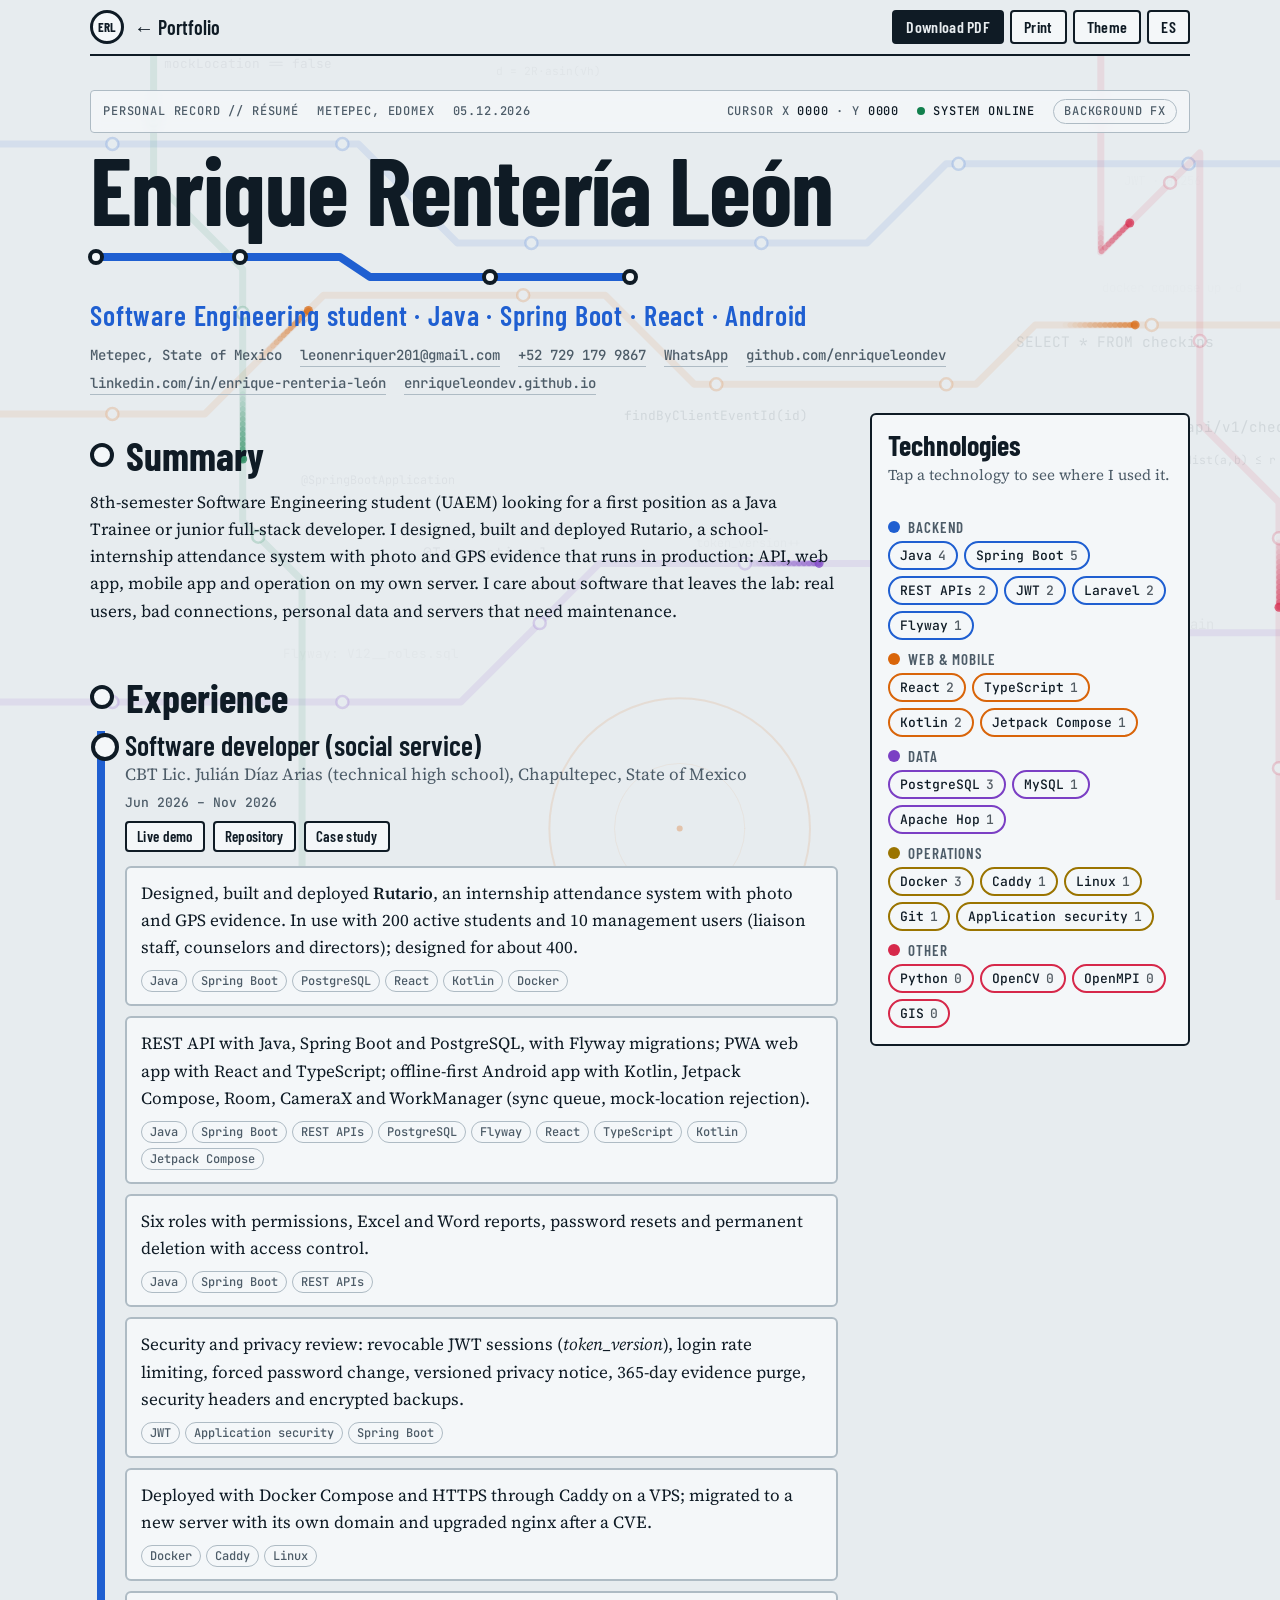
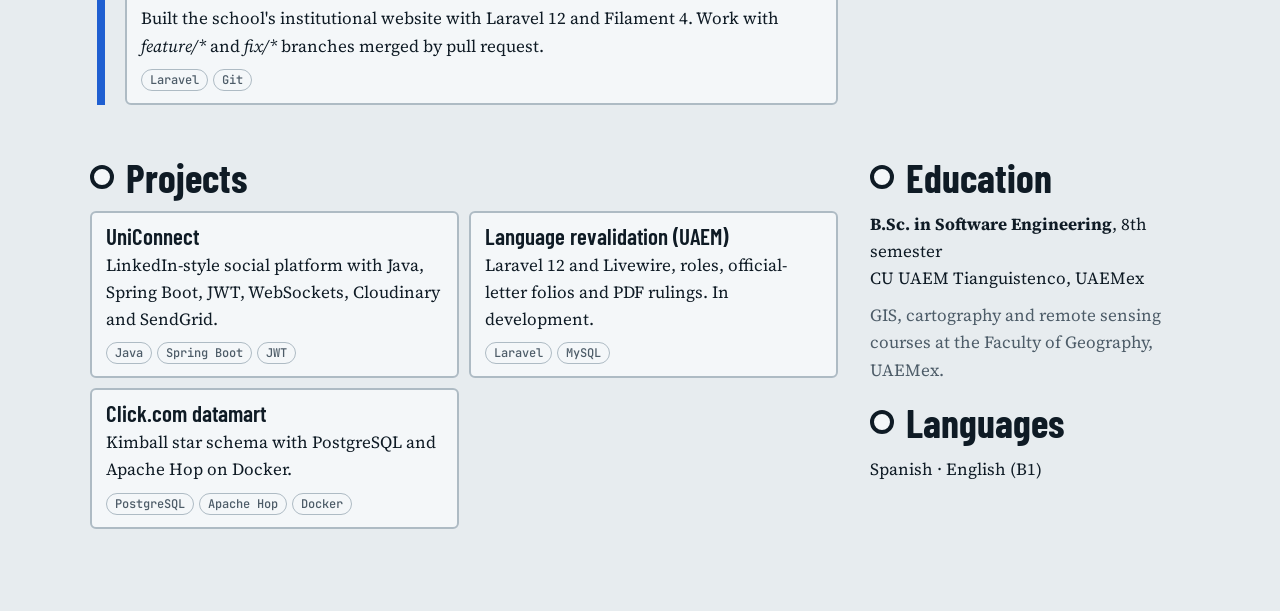
<file: cv/index.html>
<!doctype html>
<html lang="es">
<head>
<meta charset="utf-8">
<meta name="viewport" content="width=device-width,initial-scale=1,viewport-fit=cover">
<title>Enrique Rentería León – CV interactivo</title>
<meta name="description" content="CV interactivo de Enrique Rentería León, Ingeniero de Software: Java, Spring Boot, React y Android. Filtra por tecnología y descarga el PDF.">
<link rel="canonical" href="https://enriqueleondev.github.io/cv/">
<meta name="theme-color" content="#E7ECEF" media="(prefers-color-scheme: light)">
<meta name="theme-color" content="#0B131A" media="(prefers-color-scheme: dark)">
<meta property="og:type" content="profile">
<meta property="og:title" content="Enrique Rentería León – CV interactivo">
<meta property="og:description" content="Java · Spring Boot · React · Android. Rutario en producción. Filtra por tecnología y descarga el PDF.">
<meta property="og:url" content="https://enriqueleondev.github.io/cv/">
<meta property="og:site_name" content="Enrique Rentería León">
<meta property="og:locale" content="es_MX">
<meta property="og:locale:alternate" content="en_US">
<meta property="og:image" content="https://enriqueleondev.github.io/og.png?v=2">
<meta property="og:image:width" content="1200">
<meta property="og:image:height" content="630">
<meta name="twitter:card" content="summary_large_image">
<link rel="icon" href="data:image/svg+xml,%3Csvg xmlns=%27http://www.w3.org/2000/svg%27 viewBox=%270 0 32 32%27%3E%3Ccircle cx=%2716%27 cy=%2716%27 r=%2711%27 fill=%27%23F4F7F9%27 stroke=%27%230F1B25%27 stroke-width=%275%27/%3E%3C/svg%3E">
<link rel="preconnect" href="https://fonts.googleapis.com">
<link rel="preconnect" href="https://fonts.gstatic.com" crossorigin>
<link href="https://fonts.googleapis.com/css2?family=Barlow+Condensed:wght@500;600;700&family=JetBrains+Mono:wght@400;500&family=Source+Serif+4:ital,opsz,wght@0,8..60,400;0,8..60,600;1,8..60,400&display=swap" rel="stylesheet">
<style>
:root{
  color-scheme:light;
  --bg:#E7ECEF; --surface:#F4F7F9; --ink:#0F1B25; --muted:#4D5C68; --rule:#AEBBC4; --focus:#1F5FD1;
  --l-web:#1F5FD1; --l-desk:#D9650A; --l-emb:#12804D; --l-data:#7B3FC4; --l-ai:#D6284A; --l-infra:#9A7400;
  --display:'Barlow Condensed','Arial Narrow',Arial,sans-serif;
  --serif:'Source Serif 4',Georgia,'Times New Roman',serif;
  --mono:'JetBrains Mono',ui-monospace,Menlo,Consolas,monospace;
}
@media (prefers-color-scheme: dark){
  :root:not([data-theme="light"]){
    --bg:#0B131A; --surface:#121D27; --ink:#E4ECF1; --muted:#90A2B0; --rule:#2B3B49; --focus:#7FB0FF;
    --l-web:#5B9BFF; --l-desk:#FF9A3C; --l-emb:#3DD68C; --l-data:#B48CFF; --l-ai:#FF6B87; --l-infra:#F2C94C;
    color-scheme:dark;
  }
}
:root[data-theme="dark"]{
  --bg:#0B131A; --surface:#121D27; --ink:#E4ECF1; --muted:#90A2B0; --rule:#2B3B49; --focus:#7FB0FF;
  --l-web:#5B9BFF; --l-desk:#FF9A3C; --l-emb:#3DD68C; --l-data:#B48CFF; --l-ai:#FF6B87; --l-infra:#F2C94C;
  color-scheme:dark;
}
*{box-sizing:border-box}
html{scroll-behavior:smooth}
@media (prefers-reduced-motion:reduce){html{scroll-behavior:auto}*{transition:none!important;animation:none!important}}
body{margin:0;background:var(--bg);color:var(--ink);font:17px/1.6 var(--serif);
  padding-left:max(16px,env(safe-area-inset-left,0px));padding-right:max(16px,env(safe-area-inset-right,0px))}
.wrap{max-width:1100px;margin:0 auto}
a{color:inherit}
:focus-visible{outline:3px solid var(--focus);outline-offset:2px}
button{font:inherit;color:inherit}
h1,h2,h3{font-family:var(--display);line-height:1;margin:0;text-wrap:balance}
p{margin:0}
.skip{position:absolute;left:-999px} .skip:focus{left:8px;top:8px;background:var(--surface);padding:8px 12px;z-index:20;border:2px solid var(--ink)}

.top{position:sticky;top:0;z-index:9;background:var(--bg);border-bottom:2px solid var(--ink);
  display:flex;align-items:center;justify-content:space-between;gap:10px;padding:10px 0;flex-wrap:wrap}
.brand{display:flex;align-items:center;gap:10px;font:600 20px/1 var(--display);text-decoration:none}
.roundel{width:34px;height:34px;border-radius:50%;border:3px solid var(--ink);display:grid;place-items:center;font:700 13px/1 var(--display);background:var(--surface)}
.acts{display:flex;gap:6px;flex-wrap:wrap;align-items:center}
.btn{border:2px solid var(--ink);background:var(--surface);padding:7px 12px;border-radius:4px;cursor:pointer;font:600 16px/1 var(--display);letter-spacing:.02em;text-decoration:none;display:inline-block}
.btn:hover{background:var(--ink);color:var(--bg)}
.btn.primary{background:var(--ink);color:var(--bg)}
.btn.primary:hover{background:var(--focus);border-color:var(--focus);color:#fff}

.id{padding-block:34px 18px;display:grid;gap:12px}
.id h1{font-weight:700;font-size:clamp(46px,9vw,96px);letter-spacing:-.01em;line-height:.9}
.id .role{font:600 clamp(20px,3vw,28px)/1.2 var(--display);letter-spacing:.03em;color:var(--l-web)}
.contact{display:flex;flex-wrap:wrap;gap:6px 18px;font:500 14px/1.5 var(--mono);color:var(--muted)}
.contact a{text-decoration:none;border-bottom:1px solid var(--rule)} .contact a:hover{color:var(--ink);border-color:var(--ink)}
.contact button{all:unset;cursor:pointer;border-bottom:1px solid var(--rule)} .contact button:hover{color:var(--ink)}

.cols{display:grid;gap:8px 32px;grid-template-columns:minmax(0,1fr);padding-bottom:60px}
@media (min-width:900px){
  .cols{grid-template-columns:minmax(0,1fr) 320px;grid-template-areas:"res skl" "exp skl" "pro edu"}
  #resumen{grid-area:res} #skl{grid-area:skl;position:sticky;top:64px;align-self:start}
  #experiencia{grid-area:exp} #proyectos{grid-area:pro} #edu{grid-area:edu}
}
section{padding-block:22px}
.sec-h{display:flex;align-items:center;gap:12px;margin-bottom:14px}
.sec-h h2{font-size:clamp(28px,4vw,40px);font-weight:700}
.sec-h::before{content:"";width:16px;height:16px;border-radius:50%;border:4px solid var(--ink);background:var(--surface);flex:none}

/* experiencia como línea */
.job{border-left:8px solid var(--l-web);padding-left:20px;margin-left:7px;position:relative}
.job::before{content:"";position:absolute;left:-14px;top:2px;width:20px;height:20px;border-radius:50%;background:var(--surface);border:4px solid var(--ink)}
.job h3{font-size:28px;font-weight:600}
.job .org{color:var(--muted);margin-top:2px}
.job .when{font:500 13px/1 var(--mono);color:var(--muted);margin-top:8px}
.jlinks{display:flex;flex-wrap:wrap;gap:8px;margin:12px 0 4px}
.jlinks a{font:600 15px/1 var(--display);letter-spacing:.02em;border:2px solid var(--ink);border-radius:4px;padding:6px 10px;text-decoration:none;background:var(--surface)}
.jlinks a:hover{background:var(--ink);color:var(--bg)}
ul.list{list-style:none;margin:14px 0 0;padding:0;display:grid;gap:10px}
.item{border:2px solid var(--rule);background:var(--surface);border-radius:6px;padding:12px 14px;transition:opacity .2s,border-color .2s}
.item p b{font-weight:600}
.item h3{font-size:23px;font-weight:600;margin-bottom:4px}
.plk{margin-top:6px;font:500 14px/1.4 var(--mono)}
.kts{display:flex;flex-wrap:wrap;gap:5px;margin-top:9px}
.kt{font:500 12px/1 var(--mono);border:1px solid var(--rule);background:transparent;border-radius:999px;padding:4px 8px;cursor:pointer;color:var(--muted)}
.kt:hover{border-color:var(--ink);color:var(--ink)}
.kt[aria-pressed="true"]{background:var(--ink);border-color:var(--ink);color:var(--bg)}
body.filtering .item{opacity:.3}
body.filtering .item.hit{opacity:1;border-color:var(--ink);box-shadow:4px 4px 0 var(--ink)}
.projs{display:grid;gap:10px;grid-template-columns:1fr;list-style:none;margin:0;padding:0}
@media (min-width:620px){.projs{grid-template-columns:1fr 1fr}}

/* panel de tecnologías */
.panel{border:2px solid var(--ink);background:var(--surface);border-radius:6px;padding:16px}
.panel > h2{font-size:28px;font-weight:700;margin-bottom:4px}
.hint{color:var(--muted);font-size:15px;margin-bottom:12px;min-height:3em}
.hint button{all:unset;cursor:pointer;text-decoration:underline;margin-left:6px;font-weight:600}
.grp{margin-top:12px}
.grp h3{font:600 15px/1 var(--display);letter-spacing:.06em;text-transform:uppercase;display:flex;align-items:center;gap:8px;margin-bottom:6px;color:var(--muted)}
.grp h3::before{content:"";width:12px;height:12px;border-radius:50%;background:var(--c)}
.sks{display:flex;flex-wrap:wrap;gap:6px}
.sk{display:inline-flex;align-items:center;gap:6px;font:500 13px/1 var(--mono);border:2px solid var(--c);background:transparent;border-radius:999px;padding:6px 10px;cursor:pointer}
.sk:hover{background:color-mix(in srgb,var(--c) 18%,transparent)}
.sk[aria-pressed="true"]{background:var(--c);color:var(--bg)}
.sk .n{font-weight:500;opacity:.7}
.edu p{margin-bottom:10px}
.edu .mut{color:var(--muted)}
.dl{display:grid;gap:8px;margin-top:6px}
.toast{position:fixed;left:50%;bottom:24px;transform:translateX(-50%);background:var(--ink);color:var(--bg);padding:10px 16px;border-radius:4px;font:500 14px/1 var(--mono);opacity:0;pointer-events:none;transition:opacity .2s}
.toast.on{opacity:1}

@media print{
  @page{margin:14mm}
  :root,:root[data-theme="dark"]{--bg:#fff;--surface:#fff;--ink:#000;--muted:#333;--rule:#bbb;color-scheme:light}
  body{font-size:10.5pt;line-height:1.4}
  .top,.hint,.kts,.jlinks,.dl,.acts,.toast{display:none!important}
  .cols{display:block} #skl{position:static}
  .panel{border:0;padding:0}
  .sk{border:0;padding:0 8px 0 0;font-size:9.5pt} .sk .n{display:none}
  .item{break-inside:avoid;border:0;border-bottom:1px solid #ccc;border-radius:0;padding:6px 0}
  body.filtering .item{opacity:1}
  .projs{display:block}
}
</style>
<link rel="stylesheet" href="../fx.css">
</head>
<body>
<a class="skip" href="#main" data-en="Skip to content">Saltar al contenido</a>
<div class="wrap">
<header class="top">
  <a class="brand" href="../"><span class="roundel" aria-hidden="true">ERL</span><span data-en="← Portfolio">← Portafolio</span></a>
  <div class="acts">
    <a class="btn primary" id="pdf" download href="Enrique-Renteria-Leon-CV-ES.pdf" data-es="Enrique-Renteria-Leon-CV-ES.pdf" data-enh="Enrique-Renteria-Leon-CV-EN.pdf" data-en="Download PDF">Descargar PDF</a>
    <button class="btn" type="button" id="print" data-en="Print">Imprimir</button>
    <button class="btn" type="button" id="theme" data-en="Theme">Tema</button>
    <button class="btn" type="button" id="lang" aria-label="Idioma">EN</button>
  </div>
</header>

<main id="main">
<div class="id">
  <div class="hud" role="group" aria-label="Estado del sistema">
    <span data-en="Personal record // Résumé">Registro personal // CV</span>
    <span class="loc">Metepec, Edomex</span>
    <span data-hud-date></span>
    <span class="sp"></span>
    <span class="xy">Cursor X <b data-hud-x>0000</b> · Y <b data-hud-y>0000</b></span>
    <span class="on" data-en="System online">Sistema en línea</span>
    <button type="button" data-hud-bg aria-pressed="true" title="Fondo animado" data-en="Background FX">Fondo</button>
  </div>
  <h1>Enrique Rentería León</h1>
  <svg class="drawline" viewBox="0 0 560 44" aria-hidden="true"><path d="M6 14 H250 L280 34 H540"/><circle cx="6" cy="14" r="6"/><circle cx="150" cy="14" r="6"/><circle cx="400" cy="34" r="6"/><circle cx="540" cy="34" r="6"/></svg>
  <div class="role" data-en="Software Engineering student · Java · Spring Boot · React · Android">Ingeniero de Software · Java · Spring Boot · React · Android</div>
  <div class="contact">
    <span data-en="Metepec, State of Mexico">Metepec, Estado de México</span>
    <button type="button" id="mail" data-mail="leonenriquer201@gmail.com">leonenriquer201@gmail.com</button>
    <a href="tel:+527291799867">+52 729 179 9867</a>
    <a href="https://wa.me/527291799867" target="_blank" rel="noopener">WhatsApp</a>
    <a href="https://github.com/enriqueleondev" target="_blank" rel="noopener">github.com/enriqueleondev</a>
    <a href="https://www.linkedin.com/in/enrique-renteria-le%C3%B3n-71ba393b5" target="_blank" rel="noopener">linkedin.com/in/enrique-renteria-león</a>
    <a href="../">enriqueleondev.github.io</a>
  </div>
</div>

<div class="cols">
<section id="resumen">
  <div class="sec-h"><h2 data-en="Summary">Perfil</h2></div>
  <p data-en="8th-semester Software Engineering student (UAEM) looking for a first position as a Java Trainee or junior full-stack developer. I designed, built and deployed Rutario, a school-internship attendance system with photo and GPS evidence that runs in production: API, web app, mobile app and operation on my own server. I care about software that leaves the lab: real users, bad connections, personal data and servers that need maintenance.">Estudiante de 8.º semestre de Ingeniería en Software (UAEM) en busca de su primera posición como Java Trainee o desarrollador full-stack junior. Diseñé, construí y desplegué Rutario, un sistema de control de prácticas escolares con foto y GPS que está en producción: API, webapp, app móvil y operación en servidor propio. Me interesa el software que sale del laboratorio: usuarios reales, conexiones malas, datos personales y servidores que hay que mantener.</p>
</section>

<aside id="skl" class="panel" aria-label="Tecnologías" data-en-label="Technologies">
  <h2 data-en="Technologies">Tecnologías</h2>
  <p class="hint" id="hint" aria-live="polite"></p>
  <div class="grp" style="--c:var(--l-web)"><h3 data-en="Backend">Backend</h3><div class="sks"><button type="button" class="sk" data-k="java" aria-pressed="false"><span data-en="Java">Java</span><b class="n" aria-hidden="true"></b></button><button type="button" class="sk" data-k="spring" aria-pressed="false"><span data-en="Spring Boot">Spring Boot</span><b class="n" aria-hidden="true"></b></button><button type="button" class="sk" data-k="rest" aria-pressed="false"><span data-en="REST APIs">API REST</span><b class="n" aria-hidden="true"></b></button><button type="button" class="sk" data-k="jwt" aria-pressed="false"><span data-en="JWT">JWT</span><b class="n" aria-hidden="true"></b></button><button type="button" class="sk" data-k="laravel" aria-pressed="false"><span data-en="Laravel">Laravel</span><b class="n" aria-hidden="true"></b></button><button type="button" class="sk" data-k="flyway" aria-pressed="false"><span data-en="Flyway">Flyway</span><b class="n" aria-hidden="true"></b></button></div></div><div class="grp" style="--c:var(--l-desk)"><h3 data-en="Web &amp; mobile">Web y móvil</h3><div class="sks"><button type="button" class="sk" data-k="react" aria-pressed="false"><span data-en="React">React</span><b class="n" aria-hidden="true"></b></button><button type="button" class="sk" data-k="ts" aria-pressed="false"><span data-en="TypeScript">TypeScript</span><b class="n" aria-hidden="true"></b></button><button type="button" class="sk" data-k="kotlin" aria-pressed="false"><span data-en="Kotlin">Kotlin</span><b class="n" aria-hidden="true"></b></button><button type="button" class="sk" data-k="compose" aria-pressed="false"><span data-en="Jetpack Compose">Jetpack Compose</span><b class="n" aria-hidden="true"></b></button></div></div><div class="grp" style="--c:var(--l-data)"><h3 data-en="Data">Datos</h3><div class="sks"><button type="button" class="sk" data-k="postgres" aria-pressed="false"><span data-en="PostgreSQL">PostgreSQL</span><b class="n" aria-hidden="true"></b></button><button type="button" class="sk" data-k="mysql" aria-pressed="false"><span data-en="MySQL">MySQL</span><b class="n" aria-hidden="true"></b></button><button type="button" class="sk" data-k="hop" aria-pressed="false"><span data-en="Apache Hop">Apache Hop</span><b class="n" aria-hidden="true"></b></button></div></div><div class="grp" style="--c:var(--l-infra)"><h3 data-en="Operations">Operación</h3><div class="sks"><button type="button" class="sk" data-k="docker" aria-pressed="false"><span data-en="Docker">Docker</span><b class="n" aria-hidden="true"></b></button><button type="button" class="sk" data-k="caddy" aria-pressed="false"><span data-en="Caddy">Caddy</span><b class="n" aria-hidden="true"></b></button><button type="button" class="sk" data-k="linux" aria-pressed="false"><span data-en="Linux">Linux</span><b class="n" aria-hidden="true"></b></button><button type="button" class="sk" data-k="git" aria-pressed="false"><span data-en="Git">Git</span><b class="n" aria-hidden="true"></b></button><button type="button" class="sk" data-k="appsec" aria-pressed="false"><span data-en="Application security">Seguridad de aplicaciones</span><b class="n" aria-hidden="true"></b></button></div></div><div class="grp" style="--c:var(--l-ai)"><h3 data-en="Other">Otros</h3><div class="sks"><button type="button" class="sk" data-k="python" aria-pressed="false"><span data-en="Python">Python</span><b class="n" aria-hidden="true"></b></button><button type="button" class="sk" data-k="opencv" aria-pressed="false"><span data-en="OpenCV">OpenCV</span><b class="n" aria-hidden="true"></b></button><button type="button" class="sk" data-k="mpi" aria-pressed="false"><span data-en="OpenMPI">OpenMPI</span><b class="n" aria-hidden="true"></b></button><button type="button" class="sk" data-k="sig" aria-pressed="false"><span data-en="GIS">SIG</span><b class="n" aria-hidden="true"></b></button></div></div>
</aside>

<section id="experiencia">
  <div class="sec-h"><h2 data-en="Experience">Experiencia</h2></div>
  <div class="job">
    <h3 data-en="Software developer (social service)">Desarrollador de software (servicio social)</h3>
    <p class="org" data-en="CBT Lic. Julián Díaz Arias (technical high school), Chapultepec, State of Mexico">CBT Lic. Julián Díaz Arias, Chapultepec, Estado de México</p>
    <p class="when" data-en="Jun 2026 – Nov 2026">jun 2026 – nov 2026</p>
    <div class="jlinks">
      <a href="https://enriqueleondev.github.io/rutario/" target="_blank" rel="noopener" data-en="Live demo">Demo en vivo</a>
      <a href="https://github.com/enriqueleondev/rutario" target="_blank" rel="noopener" data-en="Repository">Repositorio</a>
      <a href="../#caso" data-en="Case study">Caso de estudio</a>
    </div>
    <ul class="list"><li class="item" data-keys="java spring postgres react kotlin docker"><p data-en="Designed, built and deployed &lt;b&gt;Rutario&lt;/b&gt;, an internship attendance system with photo and GPS evidence. In use with 200 active students and 10 management users (liaison staff, counselors and directors); designed for about 400.">Diseñé, desarrollé y desplegué <b>Rutario</b>, sistema de control de prácticas con evidencia por foto y GPS. En uso con 200 alumnos activos y 10 usuarios de gestión (vinculadores, orientadores y directivos); pensado para unos 400.</p><div class="kts"><button type="button" class="kt" data-k="java" aria-pressed="false"><span data-en="Java">Java</span></button><button type="button" class="kt" data-k="spring" aria-pressed="false"><span data-en="Spring Boot">Spring Boot</span></button><button type="button" class="kt" data-k="postgres" aria-pressed="false"><span data-en="PostgreSQL">PostgreSQL</span></button><button type="button" class="kt" data-k="react" aria-pressed="false"><span data-en="React">React</span></button><button type="button" class="kt" data-k="kotlin" aria-pressed="false"><span data-en="Kotlin">Kotlin</span></button><button type="button" class="kt" data-k="docker" aria-pressed="false"><span data-en="Docker">Docker</span></button></div></li><li class="item" data-keys="java spring rest postgres flyway react ts kotlin compose"><p data-en="REST API with Java, Spring Boot and PostgreSQL, with Flyway migrations; PWA web app with React and TypeScript; offline-first Android app with Kotlin, Jetpack Compose, Room, CameraX and WorkManager (sync queue, mock-location rejection).">API REST con Java, Spring Boot y PostgreSQL, con migraciones Flyway; webapp PWA con React y TypeScript; app Android offline-first con Kotlin, Jetpack Compose, Room, CameraX y WorkManager (cola de sincronización, rechazo de ubicación simulada).</p><div class="kts"><button type="button" class="kt" data-k="java" aria-pressed="false"><span data-en="Java">Java</span></button><button type="button" class="kt" data-k="spring" aria-pressed="false"><span data-en="Spring Boot">Spring Boot</span></button><button type="button" class="kt" data-k="rest" aria-pressed="false"><span data-en="REST APIs">API REST</span></button><button type="button" class="kt" data-k="postgres" aria-pressed="false"><span data-en="PostgreSQL">PostgreSQL</span></button><button type="button" class="kt" data-k="flyway" aria-pressed="false"><span data-en="Flyway">Flyway</span></button><button type="button" class="kt" data-k="react" aria-pressed="false"><span data-en="React">React</span></button><button type="button" class="kt" data-k="ts" aria-pressed="false"><span data-en="TypeScript">TypeScript</span></button><button type="button" class="kt" data-k="kotlin" aria-pressed="false"><span data-en="Kotlin">Kotlin</span></button><button type="button" class="kt" data-k="compose" aria-pressed="false"><span data-en="Jetpack Compose">Jetpack Compose</span></button></div></li><li class="item" data-keys="java spring rest"><p data-en="Six roles with permissions, Excel and Word reports, password resets and permanent deletion with access control.">Seis roles con permisos, reportes en Excel y Word, restablecimiento de contraseñas y borrado definitivo con control de acceso.</p><div class="kts"><button type="button" class="kt" data-k="java" aria-pressed="false"><span data-en="Java">Java</span></button><button type="button" class="kt" data-k="spring" aria-pressed="false"><span data-en="Spring Boot">Spring Boot</span></button><button type="button" class="kt" data-k="rest" aria-pressed="false"><span data-en="REST APIs">API REST</span></button></div></li><li class="item" data-keys="jwt appsec spring"><p data-en="Security and privacy review: revocable JWT sessions (&lt;i&gt;token_version&lt;/i&gt;), login rate limiting, forced password change, versioned privacy notice, 365-day evidence purge, security headers and encrypted backups.">Revisión de seguridad y privacidad: sesiones revocables con JWT (<i>token_version</i>), límite de intentos, cambio obligatorio de contraseña, aviso de privacidad versionado, purga de evidencia a 365 días, cabeceras de seguridad y respaldos cifrados.</p><div class="kts"><button type="button" class="kt" data-k="jwt" aria-pressed="false"><span data-en="JWT">JWT</span></button><button type="button" class="kt" data-k="appsec" aria-pressed="false"><span data-en="Application security">Seguridad de aplicaciones</span></button><button type="button" class="kt" data-k="spring" aria-pressed="false"><span data-en="Spring Boot">Spring Boot</span></button></div></li><li class="item" data-keys="docker caddy linux"><p data-en="Deployed with Docker Compose and HTTPS through Caddy on a VPS; migrated to a new server with its own domain and upgraded nginx after a CVE.">Despliegue con Docker Compose y HTTPS con Caddy en un VPS; migración a un servidor nuevo con dominio propio y actualización de nginx por un CVE.</p><div class="kts"><button type="button" class="kt" data-k="docker" aria-pressed="false"><span data-en="Docker">Docker</span></button><button type="button" class="kt" data-k="caddy" aria-pressed="false"><span data-en="Caddy">Caddy</span></button><button type="button" class="kt" data-k="linux" aria-pressed="false"><span data-en="Linux">Linux</span></button></div></li><li class="item" data-keys="laravel git"><p data-en="Built the school&#x27;s institutional website with Laravel 12 and Filament 4. Work with &lt;i&gt;feature/*&lt;/i&gt; and &lt;i&gt;fix/*&lt;/i&gt; branches merged by pull request.">Sitio institucional del plantel con Laravel 12 y Filament 4. Trabajo con ramas <i>feature/*</i> y <i>fix/*</i> integradas por pull request.</p><div class="kts"><button type="button" class="kt" data-k="laravel" aria-pressed="false"><span data-en="Laravel">Laravel</span></button><button type="button" class="kt" data-k="git" aria-pressed="false"><span data-en="Git">Git</span></button></div></li></ul>
  </div>
</section>

<section id="proyectos">
  <div class="sec-h"><h2 data-en="Projects">Proyectos</h2></div>
  <ul class="projs"><li class="item proj" data-keys="java spring jwt"><h3 data-en="UniConnect">UniConnect</h3><p data-en="LinkedIn-style social platform with Java, Spring Boot, JWT, WebSockets, Cloudinary and SendGrid.">Red social estilo LinkedIn con Java, Spring Boot, JWT, WebSockets, Cloudinary y SendGrid.</p><div class="kts"><button type="button" class="kt" data-k="java" aria-pressed="false"><span data-en="Java">Java</span></button><button type="button" class="kt" data-k="spring" aria-pressed="false"><span data-en="Spring Boot">Spring Boot</span></button><button type="button" class="kt" data-k="jwt" aria-pressed="false"><span data-en="JWT">JWT</span></button></div></li><li class="item proj" data-keys="laravel mysql"><h3 data-en="Language revalidation (UAEM)">Revalidación de lenguas (UAEM)</h3><p data-en="Laravel 12 and Livewire, roles, official-letter folios and PDF rulings. In development.">Laravel 12 y Livewire, roles, folios de oficios y dictámenes en PDF. En desarrollo.</p><div class="kts"><button type="button" class="kt" data-k="laravel" aria-pressed="false"><span data-en="Laravel">Laravel</span></button><button type="button" class="kt" data-k="mysql" aria-pressed="false"><span data-en="MySQL">MySQL</span></button></div></li><li class="item proj" data-keys="postgres hop docker"><h3 data-en="Click.com datamart">Click.com datamart</h3><p data-en="Kimball star schema with PostgreSQL and Apache Hop on Docker.">Esquema estrella (Kimball) con PostgreSQL y Apache Hop en Docker.</p><div class="kts"><button type="button" class="kt" data-k="postgres" aria-pressed="false"><span data-en="PostgreSQL">PostgreSQL</span></button><button type="button" class="kt" data-k="hop" aria-pressed="false"><span data-en="Apache Hop">Apache Hop</span></button><button type="button" class="kt" data-k="docker" aria-pressed="false"><span data-en="Docker">Docker</span></button></div></li></ul>
</section>

<section id="edu" class="edu">
  <div class="sec-h"><h2 data-en="Education">Educación</h2></div>
  <p data-en="&lt;b&gt;B.Sc. in Software Engineering&lt;/b&gt;, 8th semester&lt;br&gt;CU UAEM Tianguistenco, UAEMex"><b>Ingeniería en Software</b>, 8.º semestre<br>CU UAEM Tianguistenco, UAEMex</p>
  <p class="mut" data-en="GIS, cartography and remote sensing courses at the Faculty of Geography, UAEMex.">Cursos de SIG, cartografía y teledetección en la Facultad de Geografía, UAEMex.</p>
  <div class="sec-h" style="margin-top:18px"><h2 data-en="Languages">Idiomas</h2></div>
  <p data-en="Spanish · English (B1)">Español · Inglés (B1)</p>
</section>
</div>
</main>
</div>
<div class="toast" id="toast" role="status"></div>
<script src="../fx.js"></script>

<script>
(function(){
'use strict';
var STR={"hint": ["Toca una tecnología para ver dónde la usé.", "Tap a technology to see where I used it."], "match": ["coincidencias con", "matches for"], "none": ["Sin coincidencias para", "No matches for"], "clear": ["Quitar filtro", "Clear filter"], "copied": ["Correo copiado", "Email copied"]};
var SK={"java": ["Java", "Java"], "spring": ["Spring Boot", "Spring Boot"], "rest": ["API REST", "REST APIs"], "jwt": ["JWT", "JWT"], "laravel": ["Laravel", "Laravel"], "flyway": ["Flyway", "Flyway"], "react": ["React", "React"], "ts": ["TypeScript", "TypeScript"], "kotlin": ["Kotlin", "Kotlin"], "compose": ["Jetpack Compose", "Jetpack Compose"], "postgres": ["PostgreSQL", "PostgreSQL"], "mysql": ["MySQL", "MySQL"], "hop": ["Apache Hop", "Apache Hop"], "docker": ["Docker", "Docker"], "caddy": ["Caddy", "Caddy"], "linux": ["Linux", "Linux"], "git": ["Git", "Git"], "appsec": ["Seguridad de aplicaciones", "Application security"], "python": ["Python", "Python"], "opencv": ["OpenCV", "OpenCV"], "mpi": ["OpenMPI", "OpenMPI"], "sig": ["SIG", "GIS"]};
var lang='es', active=null;
function store(k,v){try{localStorage.setItem(k,v)}catch(e){}}
function load(k){try{return localStorage.getItem(k)}catch(e){return null}}
function $(s,r){return (r||document).querySelector(s)}
function $$(s,r){return Array.prototype.slice.call((r||document).querySelectorAll(s))}
function t(k){return STR[k][lang==='en'?1:0]}

/* idioma */
function applyLang(l){
  lang=l; document.documentElement.lang=l;
  $$('[data-en]').forEach(function(el){
    if(el.dataset.es===undefined) el.dataset.es=el.innerHTML;
    el.innerHTML = l==='en' ? el.dataset.en : el.dataset.es;
  });
  $$('[data-en-label]').forEach(function(el){
    if(el.dataset.esLabel===undefined) el.dataset.esLabel=el.getAttribute('aria-label')||'';
    el.setAttribute('aria-label', l==='en'?el.dataset.enLabel:el.dataset.esLabel);
  });
  var pdf=$('#pdf'); pdf.setAttribute('href', l==='en'?pdf.dataset.enh:'Enrique-Renteria-Leon-CV-ES.pdf');
  $('#lang').textContent = l==='en'?'ES':'EN';
  document.title = l==='en' ? 'Enrique Rentería León – Interactive résumé' : 'Enrique Rentería León – CV interactivo';
  renderHint();
}
/* el atributo data-es del PDF no es contenido: evitarlo en el barrido */
$('#pdf').removeAttribute('data-es');

/* tema */
function effectiveDark(){var th=document.documentElement.dataset.theme; return th? th==='dark' : matchMedia('(prefers-color-scheme: dark)').matches}
$('#theme').addEventListener('click',function(){var v=effectiveDark()?'light':'dark'; document.documentElement.dataset.theme=v; store('erl-theme',v)});

/* filtro por tecnología */
function setActive(k){
  active = (active===k) ? null : k;
  if(!SK[active]) active=null;
  sync(); 
  try{history.replaceState(null,'',active?'#k='+active:location.pathname+location.search)}catch(e){}
}
function sync(){
  document.body.classList.toggle('filtering',!!active);
  $$('.sk,.kt').forEach(function(b){b.setAttribute('aria-pressed', String(b.dataset.k===active))});
  var hits=0;
  $$('.item').forEach(function(it){
    var h=!!active && it.dataset.keys.split(' ').indexOf(active)>-1;
    it.classList.toggle('hit',h); if(h) hits++;
  });
  renderHint(hits);
}
function renderHint(h){
  var el=$('#hint');
  if(h===undefined) h=$$('.item.hit').length;
  if(!active){ el.textContent=t('hint'); return; }
  var name=SK[active][lang==='en'?1:0];
  el.innerHTML='';
  el.appendChild(document.createTextNode(h? (h+' '+t('match')+' '+name) : (t('none')+' '+name)));
  var b=document.createElement('button'); b.type='button'; b.textContent=t('clear'); b.onclick=function(){setActive(active)};
  el.appendChild(b);
}
/* conteo por tecnología */
$$('.sk').forEach(function(b){
  var n=$$('.item').filter(function(it){return it.dataset.keys.split(' ').indexOf(b.dataset.k)>-1}).length;
  $('.n',b).textContent=n;
});
document.addEventListener('click',function(e){
  var b=e.target.closest&&e.target.closest('.sk,.kt'); if(b) setActive(b.dataset.k);
});
document.addEventListener('keydown',function(e){ if(e.key==='Escape'&&active) setActive(active); });

/* correo e imprimir */
function toast(m){var el=$('#toast'); el.textContent=m; el.classList.add('on'); setTimeout(function(){el.classList.remove('on')},1600)}
$('#mail').addEventListener('click',function(){
  var m=this.dataset.mail;
  if(navigator.clipboard&&navigator.clipboard.writeText){navigator.clipboard.writeText(m).then(function(){toast(t('copied'))},function(){location.href='mailto:'+m})}
  else location.href='mailto:'+m;
});
$('#print').addEventListener('click',function(){window.print()});
$('#lang').addEventListener('click',function(){var l=lang==='en'?'es':'en'; store('erl-lang',l); applyLang(l)});

/* arranque */
try{var th=load('erl-theme'); if(th==='light'||th==='dark') document.documentElement.dataset.theme=th}catch(e){}
var sl=load('erl-lang');
var start = (sl==='en'||sl==='es') ? sl : ((navigator.language||'').toLowerCase().indexOf('en')===0?'en':'es');
applyLang(start);
var m=/^#k=([a-z0-9]+)$/.exec(location.hash); if(m&&SK[m[1]]){active=m[1]; sync()} else renderHint(0);
})();
</script>
</body>
</html>
</file>
<file: fx.css>
/* Efectos compartidos: barra de estado, línea que se dibuja, revelado al hacer scroll y fondo animado (fx.js). */
.hud{display:flex;flex-wrap:wrap;align-items:center;gap:6px 18px;font:500 12px/1.4 var(--mono);letter-spacing:.07em;text-transform:uppercase;color:var(--muted);
  border:1px solid var(--rule);border-radius:4px;padding:8px 12px;background:color-mix(in srgb,var(--surface) 82%,transparent);-webkit-backdrop-filter:blur(6px);backdrop-filter:blur(6px)}
.hud .sp{flex:1 1 auto}
.hud b{font-weight:500;color:var(--ink)}
.hud .on{display:inline-flex;align-items:center;gap:8px;color:var(--ink)}
.hud .on::before{content:"";width:8px;height:8px;border-radius:50%;background:var(--l-emb);animation:fxpulse 1.8s ease-out infinite}
@keyframes fxpulse{0%{box-shadow:0 0 0 0 color-mix(in srgb,var(--l-emb) 65%,transparent)}70%,100%{box-shadow:0 0 0 9px transparent}}
.hud button{all:unset;cursor:pointer;border:1px solid var(--rule);border-radius:999px;padding:3px 10px;letter-spacing:.07em}
.hud button:hover{border-color:var(--ink);color:var(--ink)}
.hud button:focus-visible{outline:3px solid var(--focus);outline-offset:2px}
.hud button[aria-pressed="false"]{text-decoration:line-through;opacity:.7}
@media (max-width:720px){.hud .xy,.hud .loc{display:none}}

.enter{font:500 13px/1.4 var(--mono);color:var(--muted);text-decoration:none;display:inline-flex;gap:8px;align-items:center;width:fit-content}
.enter:hover{color:var(--ink)}
.enter kbd{font:500 12px/1 var(--mono);border:1px solid var(--rule);border-bottom-width:2px;border-radius:3px;padding:3px 6px;background:var(--surface);animation:fxkey 2.4s ease-in-out infinite}
@keyframes fxkey{0%,100%{transform:translateY(0)}50%{transform:translateY(-2px)}}
@media (hover:none){.enter{display:none}}

/* línea de metro que se dibuja bajo el nombre */
.drawline{display:block;width:min(560px,100%);height:44px;overflow:visible}
.drawline path{fill:none;stroke:var(--l-web);stroke-width:8;stroke-linecap:round;stroke-linejoin:round;stroke-dasharray:640;stroke-dashoffset:640;animation:fxdraw 1.5s .2s cubic-bezier(.6,.1,.2,1) forwards}
.drawline circle{fill:var(--surface);stroke:var(--ink);stroke-width:4;transform-box:fill-box;transform-origin:center;transform:scale(0);animation:fxpop .4s forwards}
.drawline circle:nth-of-type(1){animation-delay:.3s}.drawline circle:nth-of-type(2){animation-delay:.8s}.drawline circle:nth-of-type(3){animation-delay:1.3s}.drawline circle:nth-of-type(4){animation-delay:1.7s}
@keyframes fxdraw{to{stroke-dashoffset:0}}
@keyframes fxpop{60%{transform:scale(1.25)}to{transform:scale(1)}}

/* revelado al hacer scroll (solo si hay JS) */
.js-rv .rv{opacity:0;transform:translateY(16px);transition:opacity .65s ease,transform .65s ease}
.js-rv .rv.in{opacity:1;transform:none}

@media (prefers-reduced-motion:reduce){
  .js-rv .rv{opacity:1;transform:none;transition:none}
  .drawline path{stroke-dashoffset:0;animation:none}.drawline circle{transform:none;animation:none}
  .hud .on::before,.enter kbd{animation:none}
}
@media print{#bgfx,.hud,.enter{display:none!important}.js-rv .rv{opacity:1!important;transform:none!important}}
</file>
